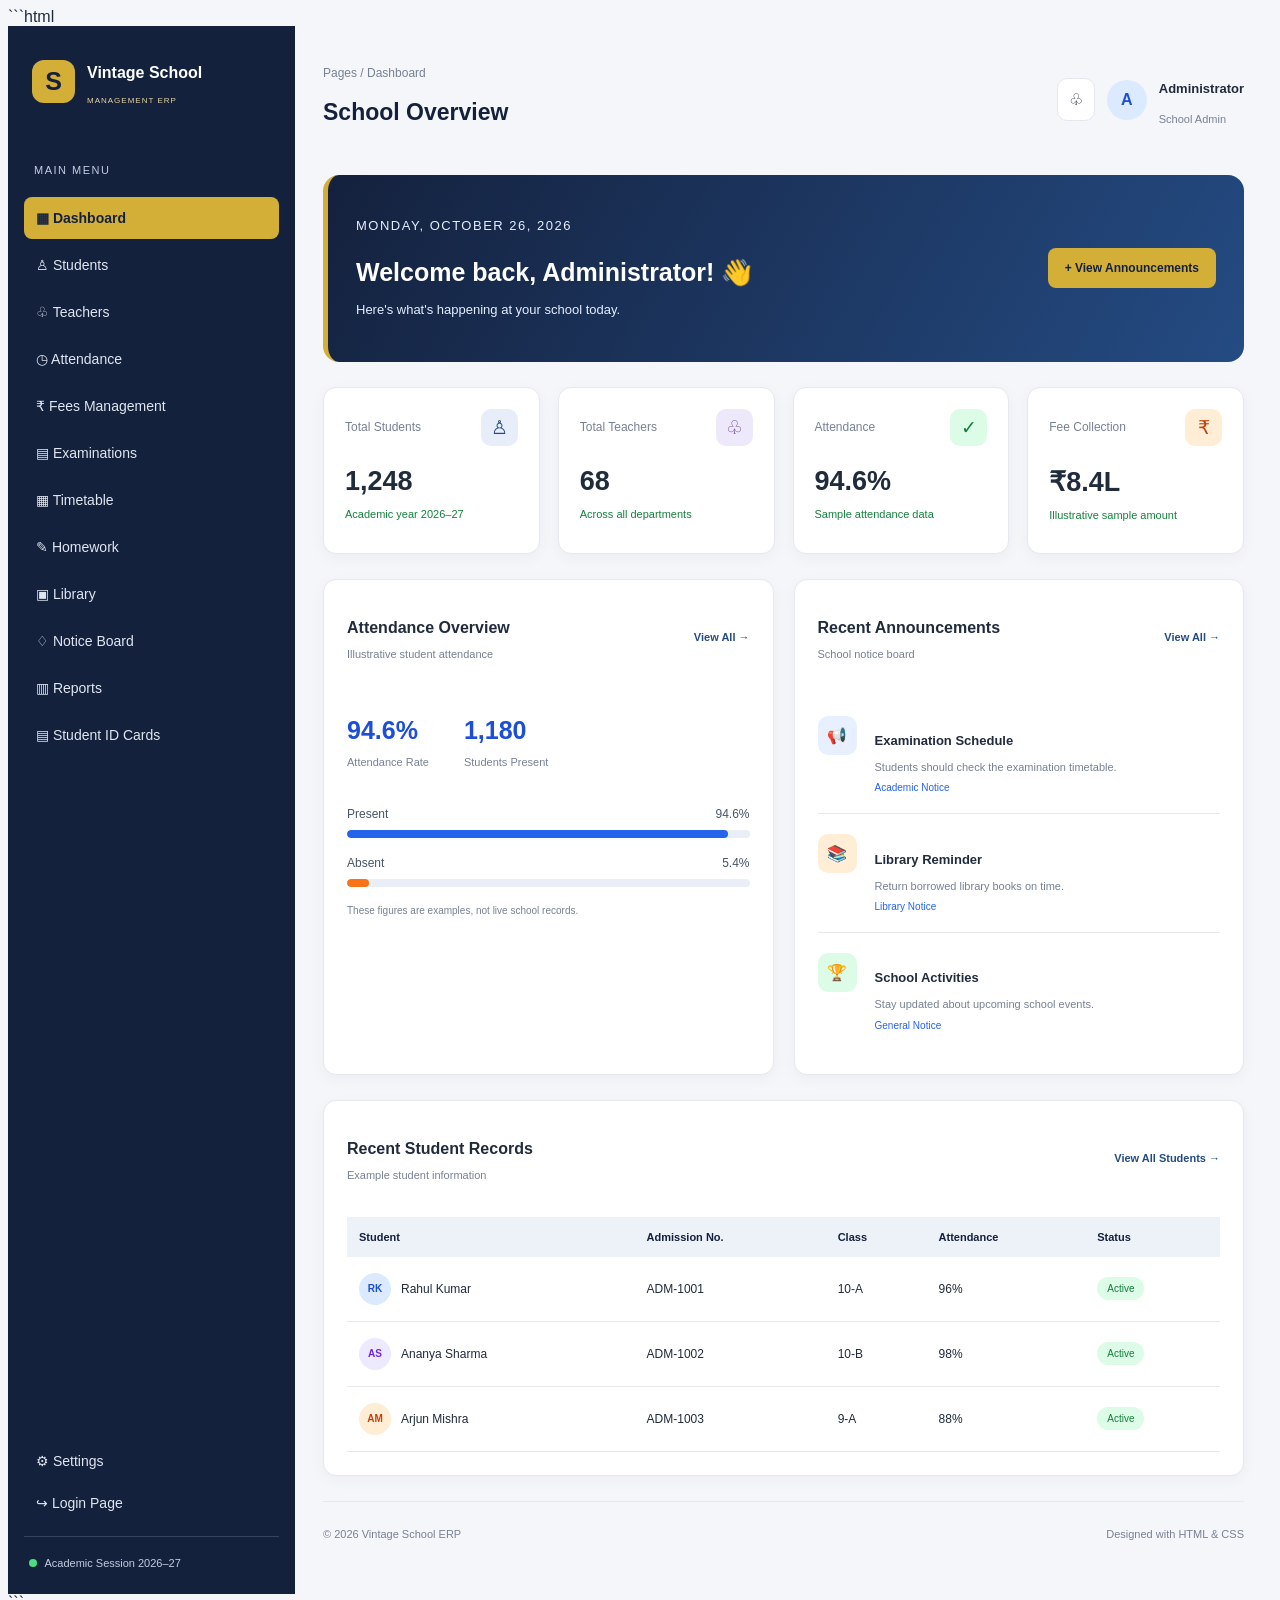
<file: index.html>
```html
<!DOCTYPE html>
<html lang="en">
<head>
    <meta charset="UTF-8">
    <meta name="viewport" content="width=device-width, initial-scale=1.0">

    <title>Vintage School | Dashboard</title>

    <link rel="stylesheet" href="style.css">
</head>

<body>

<div class="layout">

    <!-- SIDEBAR -->

    <aside class="sidebar">

        <div class="brand">
            <div class="brand-icon">S</div>

            <div>
                <h2>Vintage School</h2>
                <p>MANAGEMENT ERP</p>
            </div>
        </div>

        <p class="menu-title">MAIN MENU</p>

        <nav class="navigation">

            <a href="index.html" class="active">▦ Dashboard</a>

            <a href="students.html">♙ Students</a>

            <a href="teachers.html">♧ Teachers</a>

            <a href="attendance.html">◷ Attendance</a>

            <a href="fees.html">₹ Fees Management</a>

            <a href="examinations.html">▤ Examinations</a>

            <a href="timetable.html">▦ Timetable</a>

            <a href="homework.html">✎ Homework</a>

            <a href="library.html">▣ Library</a>

            <a href="notices.html">♢ Notice Board</a>

            <a href="reports.html">▥ Reports</a>

            <a href="id-cards.html">▤ Student ID Cards</a>

        </nav>

        <div class="sidebar-bottom">

            <a href="settings.html">⚙ Settings</a>

            <a href="login.html">↪ Login Page</a>

            <div class="school-status">
                <span class="status-dot"></span>
                Academic Session 2026–27
            </div>

        </div>

    </aside>


    <!-- MAIN CONTENT -->

    <main class="main-content">

        <!-- TOPBAR -->

        <header class="topbar">

            <div>
                <p class="breadcrumb">Pages / Dashboard</p>
                <h2>School Overview</h2>
            </div>

            <div class="profile">

                <div class="notification">♧</div>

                <div class="avatar">A</div>

                <div>
                    <h4>Administrator</h4>
                    <p>School Admin</p>
                </div>

            </div>

        </header>


        <!-- WELCOME SECTION -->

        <section class="welcome">

            <div>
                <p class="welcome-label">MONDAY, OCTOBER 26, 2026</p>

                <h1>Welcome back, Administrator! 👋</h1>

                <p>
                    Here's what's happening at your school today.
                </p>
            </div>

            <a href="notices.html" class="primary-button">
                + View Announcements
            </a>

        </section>


        <!-- STATISTICS -->

        <section class="stats-grid">

            <div class="stat-card">
                <div class="stat-top">
                    <span>Total Students</span>
                    <span class="stat-icon blue">♙</span>
                </div>

                <h2>1,248</h2>

                <p class="positive">Academic year 2026–27</p>
            </div>


            <div class="stat-card">
                <div class="stat-top">
                    <span>Total Teachers</span>
                    <span class="stat-icon purple">♧</span>
                </div>

                <h2>68</h2>

                <p class="positive">Across all departments</p>
            </div>


            <div class="stat-card">
                <div class="stat-top">
                    <span>Attendance</span>
                    <span class="stat-icon green">✓</span>
                </div>

                <h2>94.6%</h2>

                <p class="positive">Sample attendance data</p>
            </div>


            <div class="stat-card">
                <div class="stat-top">
                    <span>Fee Collection</span>
                    <span class="stat-icon orange">₹</span>
                </div>

                <h2>₹8.4L</h2>

                <p class="positive">Illustrative sample amount</p>
            </div>

        </section>


        <!-- MAIN DASHBOARD GRID -->

        <section class="dashboard-grid">

            <!-- ATTENDANCE -->

            <div class="panel attendance-panel">

                <div class="panel-heading">
                    <div>
                        <h3>Attendance Overview</h3>
                        <p>Illustrative student attendance</p>
                    </div>

                    <a href="attendance.html">View All →</a>
                </div>

                <div class="attendance-summary">

                    <div class="attendance-number">
                        <h2>94.6%</h2>
                        <p>Attendance Rate</p>
                    </div>

                    <div class="attendance-number">
                        <h2>1,180</h2>
                        <p>Students Present</p>
                    </div>

                </div>

                <div class="progress-label">
                    <span>Present</span>
                    <span>94.6%</span>
                </div>

                <div class="progress-bar">
                    <div class="progress-fill" style="width:94.6%"></div>
                </div>

                <div class="progress-label">
                    <span>Absent</span>
                    <span>5.4%</span>
                </div>

                <div class="progress-bar">
                    <div class="progress-fill absent-fill"
                         style="width:5.4%"></div>
                </div>

                <p class="small-note">
                    These figures are examples, not live school records.
                </p>

            </div>


            <!-- NOTICES -->

            <div class="panel notices-panel">

                <div class="panel-heading">
                    <div>
                        <h3>Recent Announcements</h3>
                        <p>School notice board</p>
                    </div>

                    <a href="notices.html">View All →</a>
                </div>

                <div class="notice-item">

                    <div class="notice-icon blue">📢</div>

                    <div>
                        <h4>Examination Schedule</h4>

                        <p>
                            Students should check the examination timetable.
                        </p>

                        <span>Academic Notice</span>
                    </div>

                </div>


                <div class="notice-item">

                    <div class="notice-icon orange">📚</div>

                    <div>
                        <h4>Library Reminder</h4>

                        <p>
                            Return borrowed library books on time.
                        </p>

                        <span>Library Notice</span>
                    </div>

                </div>


                <div class="notice-item">

                    <div class="notice-icon green">🏆</div>

                    <div>
                        <h4>School Activities</h4>

                        <p>
                            Stay updated about upcoming school events.
                        </p>

                        <span>General Notice</span>
                    </div>

                </div>

            </div>

        </section>


        <!-- STUDENT TABLE -->

        <section class="panel students-panel">

            <div class="panel-heading">

                <div>
                    <h3>Recent Student Records</h3>
                    <p>Example student information</p>
                </div>

                <a href="students.html">View All Students →</a>

            </div>

            <div class="table-wrapper">

                <table>

                    <thead>

                        <tr>
                            <th>Student</th>
                            <th>Admission No.</th>
                            <th>Class</th>
                            <th>Attendance</th>
                            <th>Status</th>
                        </tr>

                    </thead>

                    <tbody>

                        <tr>
                            <td>
                                <div class="student-name">
                                    <span class="student-avatar">RK</span>
                                    Rahul Kumar
                                </div>
                            </td>

                            <td>ADM-1001</td>

                            <td>10-A</td>

                            <td>96%</td>

                            <td><span class="badge present">Active</span></td>
                        </tr>


                        <tr>
                            <td>
                                <div class="student-name">
                                    <span class="student-avatar purple">AS</span>
                                    Ananya Sharma
                                </div>
                            </td>

                            <td>ADM-1002</td>

                            <td>10-B</td>

                            <td>98%</td>

                            <td><span class="badge present">Active</span></td>
                        </tr>


                        <tr>
                            <td>
                                <div class="student-name">
                                    <span class="student-avatar orange">AM</span>
                                    Arjun Mishra
                                </div>
                            </td>

                            <td>ADM-1003</td>

                            <td>9-A</td>

                            <td>88%</td>

                            <td><span class="badge present">Active</span></td>
                        </tr>

                    </tbody>

                </table>

            </div>

        </section>


        <!-- FOOTER -->

        <footer>

            <p>© 2026 Vintage School ERP</p>

            <p>Designed with HTML & CSS</p>

        </footer>

    </main>

</div>

</body>
</html>
```
</file>
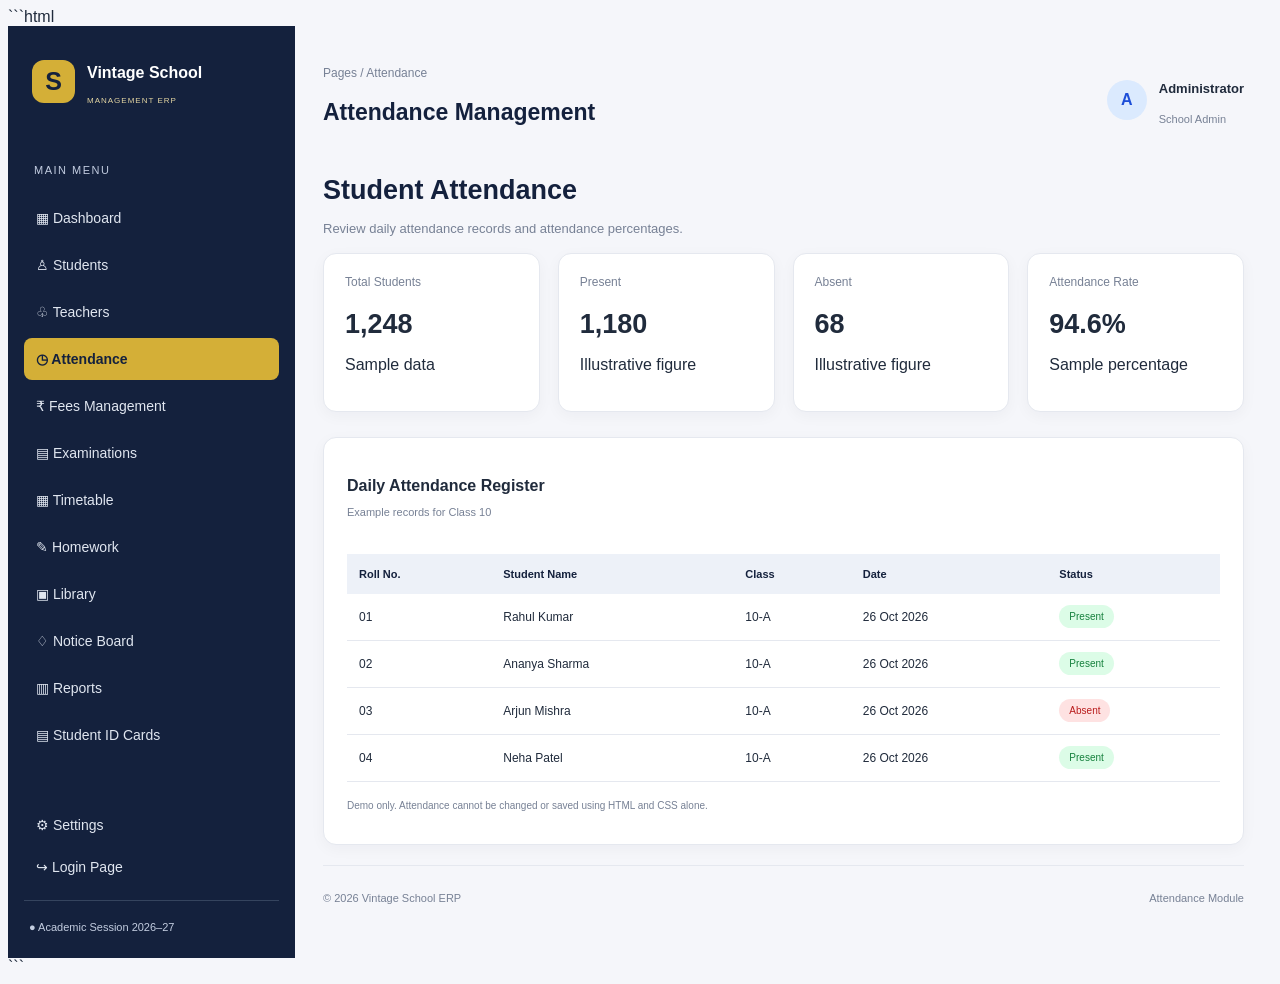
<file: attendance.html>
```html
<!DOCTYPE html>
<html lang="en">
<head>
    <meta charset="UTF-8">
    <meta name="viewport" content="width=device-width, initial-scale=1.0">
    <title>Attendance | Vintage School ERP</title>
    <link rel="stylesheet" href="style.css">
</head>
<body>
<div class="layout">
    <aside class="sidebar">
        <div class="brand"><div class="brand-icon">S</div><div><h2>Vintage School</h2><p>MANAGEMENT ERP</p></div></div>
        <p class="menu-title">MAIN MENU</p>
        <nav class="navigation">
            <a href="index.html">▦ Dashboard</a>
            <a href="students.html">♙ Students</a>
            <a href="teachers.html">♧ Teachers</a>
            <a href="attendance.html" class="active">◷ Attendance</a>
            <a href="fees.html">₹ Fees Management</a>
            <a href="examinations.html">▤ Examinations</a>
            <a href="timetable.html">▦ Timetable</a>
            <a href="homework.html">✎ Homework</a>
            <a href="library.html">▣ Library</a>
            <a href="notices.html">♢ Notice Board</a>
            <a href="reports.html">▥ Reports</a>
            <a href="id-cards.html">▤ Student ID Cards</a>
        </nav>
        <div class="sidebar-bottom"><a href="settings.html">⚙ Settings</a><a href="login.html">↪ Login Page</a><div class="school-status">● Academic Session 2026–27</div></div>
    </aside>

    <main class="main-content">
        <header class="topbar"><div><p class="breadcrumb">Pages / Attendance</p><h2>Attendance Management</h2></div><div class="profile"><div class="avatar">A</div><div><h4>Administrator</h4><p>School Admin</p></div></div></header>

        <section class="page-intro"><div><h1>Student Attendance</h1><p>Review daily attendance records and attendance percentages.</p></div></section>

        <section class="stats-grid">
            <div class="stat-card"><div class="stat-top">Total Students</div><h2>1,248</h2><p>Sample data</p></div>
            <div class="stat-card"><div class="stat-top">Present</div><h2>1,180</h2><p>Illustrative figure</p></div>
            <div class="stat-card"><div class="stat-top">Absent</div><h2>68</h2><p>Illustrative figure</p></div>
            <div class="stat-card"><div class="stat-top">Attendance Rate</div><h2>94.6%</h2><p>Sample percentage</p></div>
        </section>

        <section class="panel">
            <div class="panel-heading"><div><h3>Daily Attendance Register</h3><p>Example records for Class 10</p></div></div>
            <div class="table-wrapper">
                <table>
                    <thead><tr><th>Roll No.</th><th>Student Name</th><th>Class</th><th>Date</th><th>Status</th></tr></thead>
                    <tbody>
                        <tr><td>01</td><td>Rahul Kumar</td><td>10-A</td><td>26 Oct 2026</td><td><span class="badge present">Present</span></td></tr>
                        <tr><td>02</td><td>Ananya Sharma</td><td>10-A</td><td>26 Oct 2026</td><td><span class="badge present">Present</span></td></tr>
                        <tr><td>03</td><td>Arjun Mishra</td><td>10-A</td><td>26 Oct 2026</td><td><span class="badge absent">Absent</span></td></tr>
                        <tr><td>04</td><td>Neha Patel</td><td>10-A</td><td>26 Oct 2026</td><td><span class="badge present">Present</span></td></tr>
                    </tbody>
                </table>
            </div>
            <p class="small-note">Demo only. Attendance cannot be changed or saved using HTML and CSS alone.</p>
        </section>

        <footer><p>© 2026 Vintage School ERP</p><p>Attendance Module</p></footer>
    </main>
</div>
</body>
</html>
```
</file>
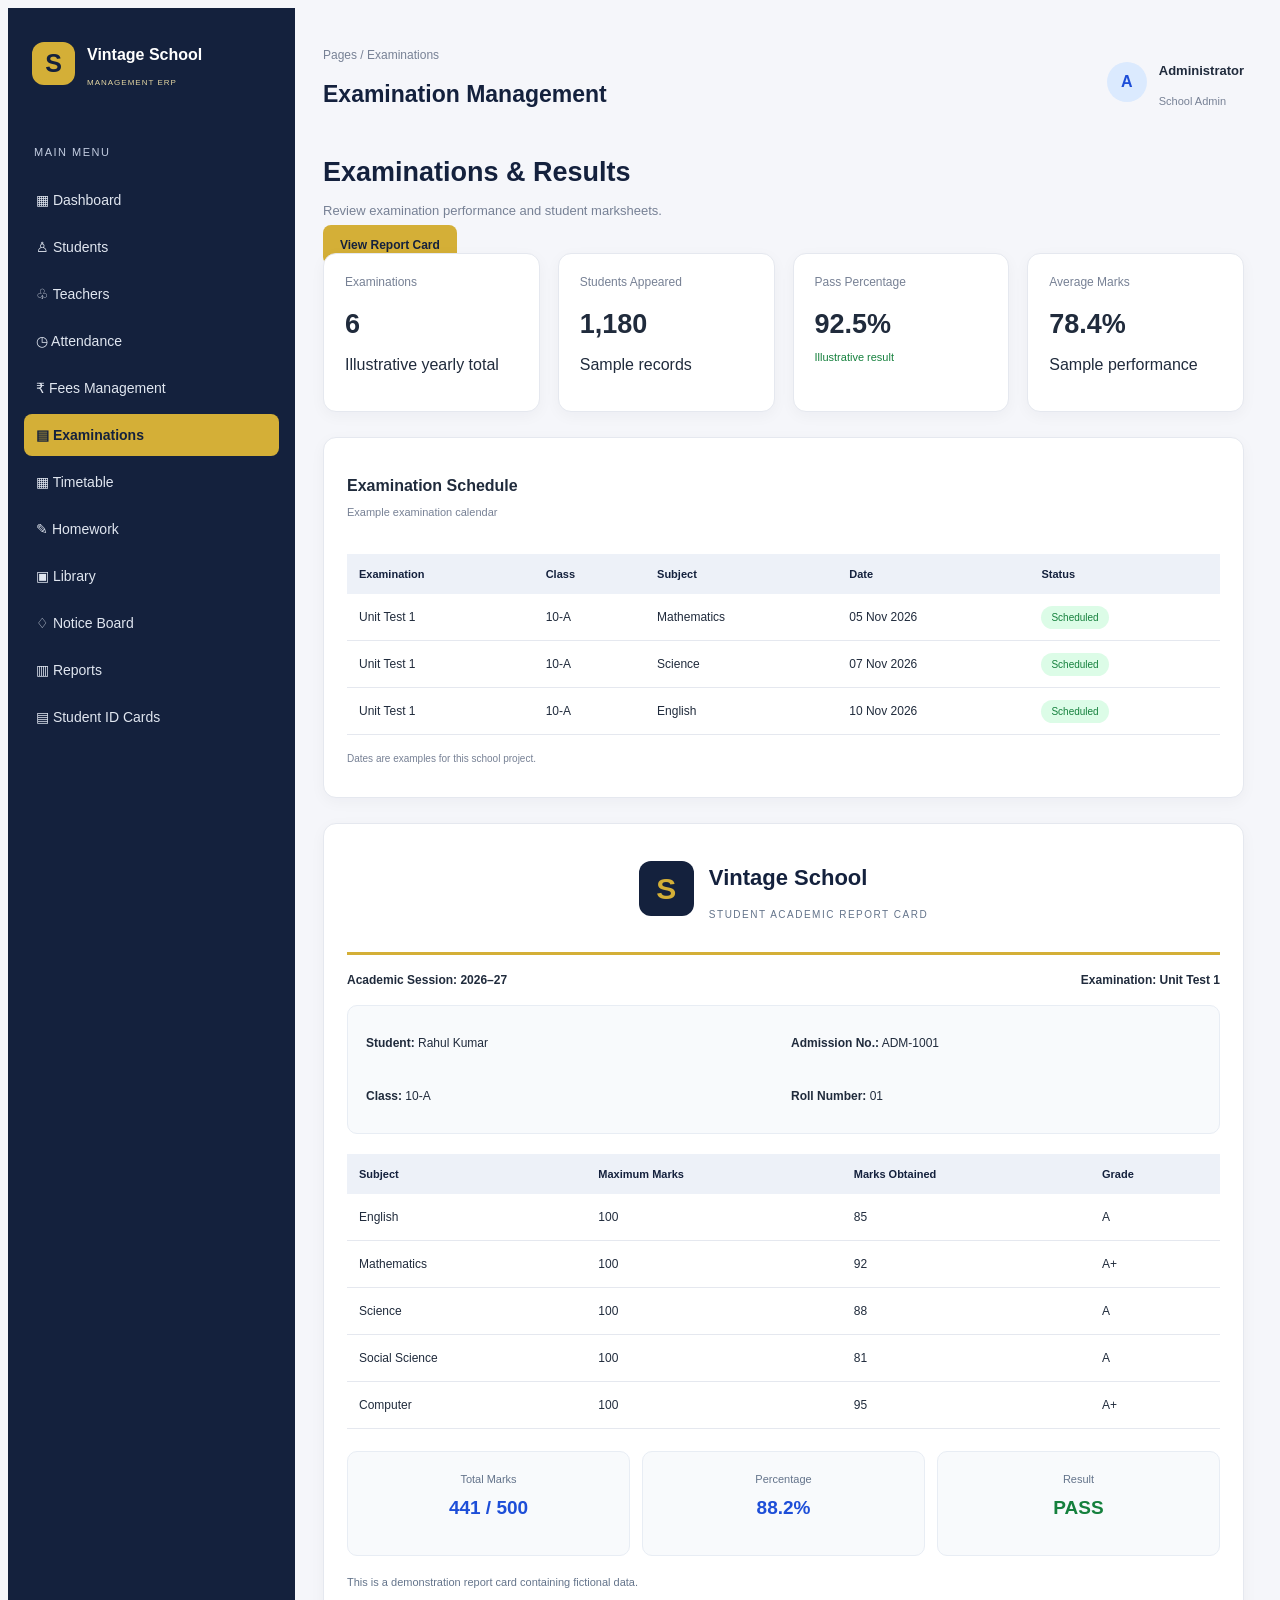
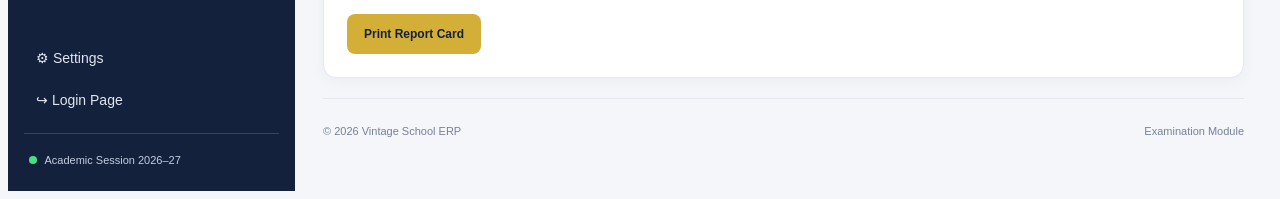
<file: examinations.html>
<!DOCTYPE html>
<html lang="en">
<head>
    <meta charset="UTF-8">
    <meta name="viewport" content="width=device-width, initial-scale=1.0">
    <title>Examinations | Vintage School ERP</title>
    <link rel="stylesheet" href="style.css">
</head>
<body>

<div class="layout">

    <aside class="sidebar">
        <div class="brand">
            <div class="brand-icon">S</div>
            <div>
                <h2>Vintage School</h2>
                <p>MANAGEMENT ERP</p>
            </div>
        </div>

        <p class="menu-title">MAIN MENU</p>

        <nav class="navigation">
            <a href="index.html">▦ Dashboard</a>
            <a href="students.html">♙ Students</a>
            <a href="teachers.html">♧ Teachers</a>
            <a href="attendance.html">◷ Attendance</a>
            <a href="fees.html">₹ Fees Management</a>
            <a href="examinations.html" class="active">▤ Examinations</a>
            <a href="timetable.html">▦ Timetable</a>
            <a href="homework.html">✎ Homework</a>
            <a href="library.html">▣ Library</a>
            <a href="notices.html">♢ Notice Board</a>
            <a href="reports.html">▥ Reports</a>
            <a href="id-cards.html">▤ Student ID Cards</a>
        </nav>

        <div class="sidebar-bottom">
            <a href="settings.html">⚙ Settings</a>
            <a href="login.html">↪ Login Page</a>
            <div class="school-status">
                <span class="status-dot"></span>
                Academic Session 2026–27
            </div>
        </div>
    </aside>

    <main class="main-content">

        <header class="topbar">
            <div>
                <p class="breadcrumb">Pages / Examinations</p>
                <h2>Examination Management</h2>
            </div>
            <div class="profile">
                <div class="avatar">A</div>
                <div>
                    <h4>Administrator</h4>
                    <p>School Admin</p>
                </div>
            </div>
        </header>

        <section class="page-intro">
            <div>
                <h1>Examinations & Results</h1>
                <p>Review examination performance and student marksheets.</p>
            </div>
            <a href="#marksheet" class="primary-button">View Report Card</a>
        </section>

        <!-- STATISTICS -->

        <section class="stats-grid">
            <div class="stat-card">
                <div class="stat-top">Examinations</div>
                <h2>6</h2>
                <p>Illustrative yearly total</p>
            </div>

            <div class="stat-card">
                <div class="stat-top">Students Appeared</div>
                <h2>1,180</h2>
                <p>Sample records</p>
            </div>

            <div class="stat-card">
                <div class="stat-top">Pass Percentage</div>
                <h2>92.5%</h2>
                <p class="positive">Illustrative result</p>
            </div>

            <div class="stat-card">
                <div class="stat-top">Average Marks</div>
                <h2>78.4%</h2>
                <p>Sample performance</p>
            </div>
        </section>

        <!-- EXAMINATION SCHEDULE -->

        <section class="panel">
            <div class="panel-heading">
                <div>
                    <h3>Examination Schedule</h3>
                    <p>Example examination calendar</p>
                </div>
            </div>

            <div class="table-wrapper">
                <table>
                    <thead>
                        <tr>
                            <th>Examination</th>
                            <th>Class</th>
                            <th>Subject</th>
                            <th>Date</th>
                            <th>Status</th>
                        </tr>
                    </thead>
                    <tbody>
                        <tr>
                            <td>Unit Test 1</td>
                            <td>10-A</td>
                            <td>Mathematics</td>
                            <td>05 Nov 2026</td>
                            <td><span class="badge present">Scheduled</span></td>
                        </tr>
                        <tr>
                            <td>Unit Test 1</td>
                            <td>10-A</td>
                            <td>Science</td>
                            <td>07 Nov 2026</td>
                            <td><span class="badge present">Scheduled</span></td>
                        </tr>
                        <tr>
                            <td>Unit Test 1</td>
                            <td>10-A</td>
                            <td>English</td>
                            <td>10 Nov 2026</td>
                            <td><span class="badge present">Scheduled</span></td>
                        </tr>
                    </tbody>
                </table>
            </div>
            <p class="small-note">Dates are examples for this school project.</p>
        </section>

        <!-- MARKSHEET -->

        <section class="panel report-panel" id="marksheet">

            <div class="report-heading">
                <div class="report-logo">S</div>
                <div>
                    <h2>Vintage School</h2>
                    <p>STUDENT ACADEMIC REPORT CARD</p>
                </div>
            </div>

            <div class="report-session">
                <span>Academic Session: 2026–27</span>
                <span>Examination: Unit Test 1</span>
            </div>

            <div class="report-student-info">
                <p><strong>Student:</strong> Rahul Kumar</p>
                <p><strong>Admission No.:</strong> ADM-1001</p>
                <p><strong>Class:</strong> 10-A</p>
                <p><strong>Roll Number:</strong> 01</p>
            </div>

            <div class="table-wrapper">
                <table>
                    <thead>
                        <tr>
                            <th>Subject</th>
                            <th>Maximum Marks</th>
                            <th>Marks Obtained</th>
                            <th>Grade</th>
                        </tr>
                    </thead>
                    <tbody>
                        <tr>
                            <td>English</td>
                            <td>100</td>
                            <td>85</td>
                            <td>A</td>
                        </tr>
                        <tr>
                            <td>Mathematics</td>
                            <td>100</td>
                            <td>92</td>
                            <td>A+</td>
                        </tr>
                        <tr>
                            <td>Science</td>
                            <td>100</td>
                            <td>88</td>
                            <td>A</td>
                        </tr>
                        <tr>
                            <td>Social Science</td>
                            <td>100</td>
                            <td>81</td>
                            <td>A</td>
                        </tr>
                        <tr>
                            <td>Computer</td>
                            <td>100</td>
                            <td>95</td>
                            <td>A+</td>
                        </tr>
                    </tbody>
                </table>
            </div>

            <div class="report-summary">
                <div>
                    <span>Total Marks</span>
                    <h3>441 / 500</h3>
                </div>
                <div>
                    <span>Percentage</span>
                    <h3>88.2%</h3>
                </div>
                <div>
                    <span>Result</span>
                    <h3 class="result-pass">PASS</h3>
                </div>
            </div>

            <p class="report-note">
                This is a demonstration report card containing fictional data.
            </p>

            <button class="primary-button print-button"
                    type="button"
                    onclick="window.print()">
                Print Report Card
            </button>

        </section>

        <footer>
            <p>© 2026 Vintage School ERP</p>
            <p>Examination Module</p>
        </footer>

    </main>
</div>
</body>
</html>
</file>
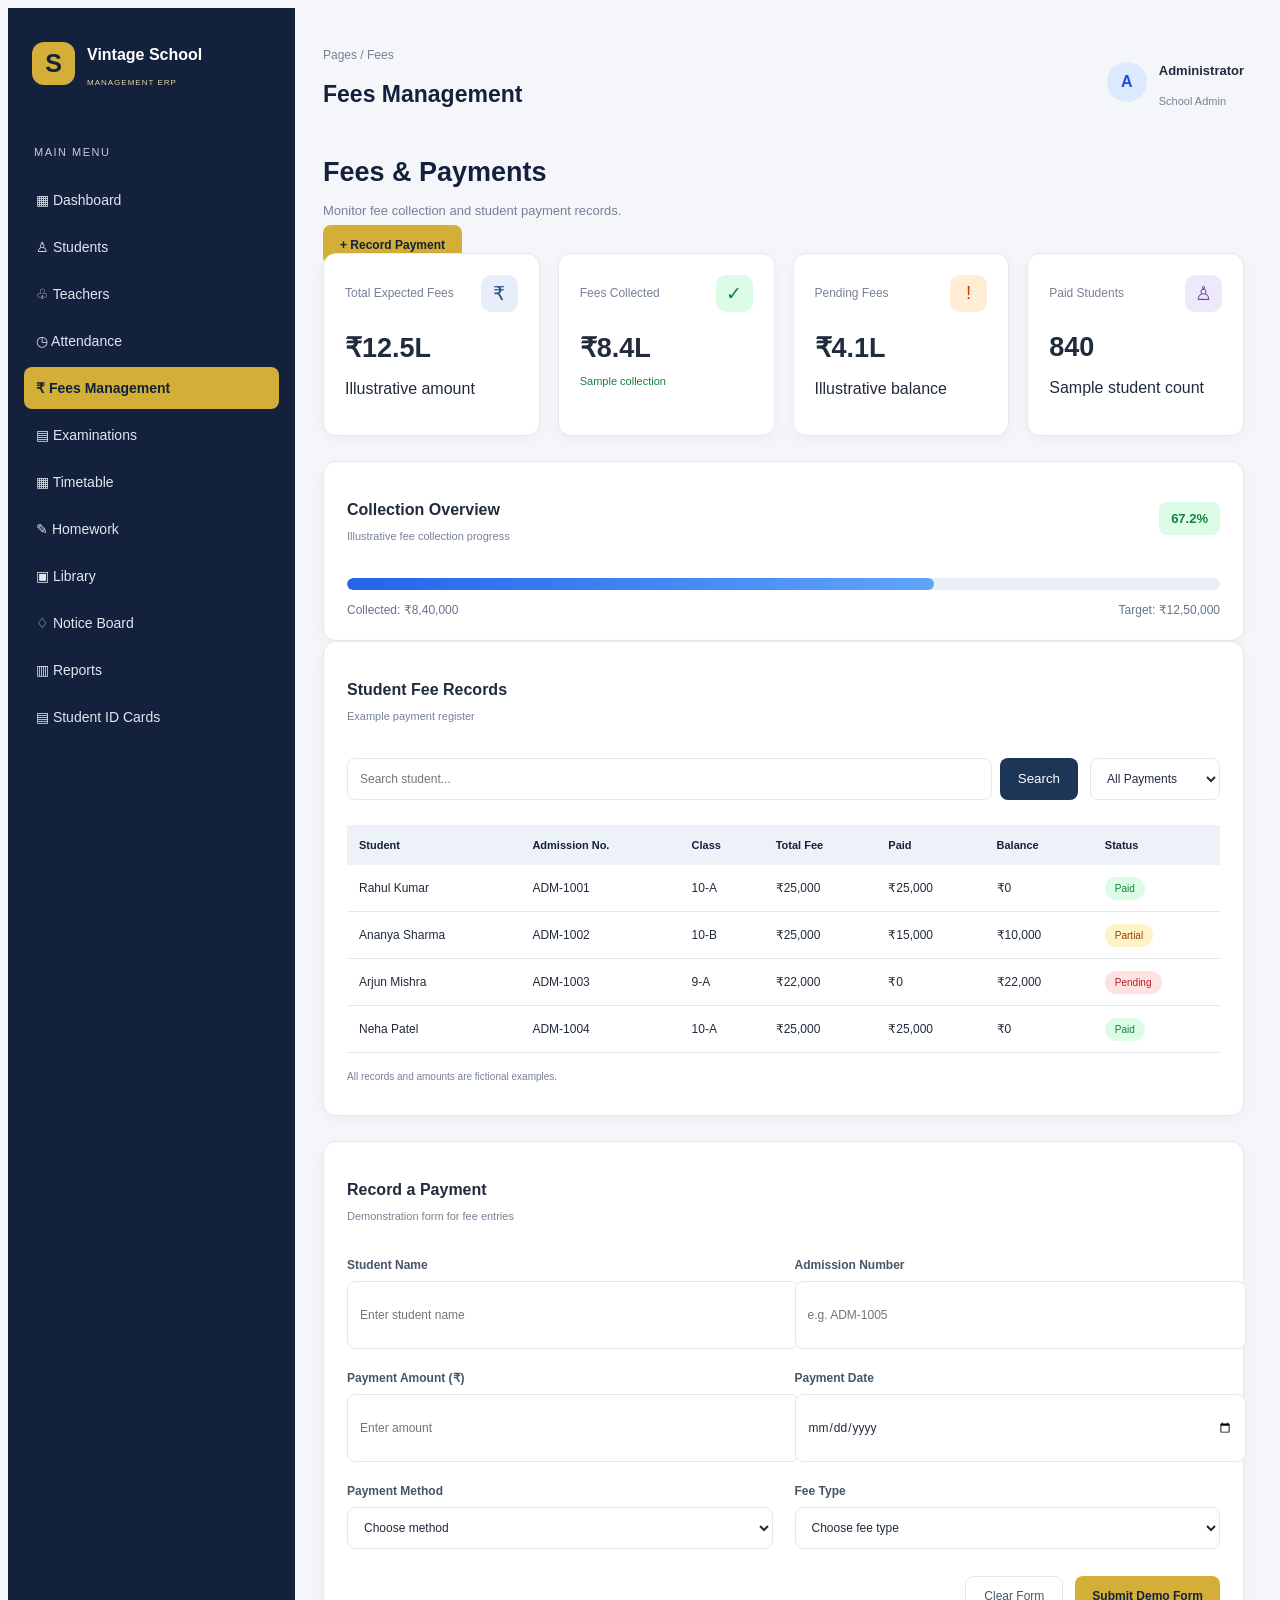
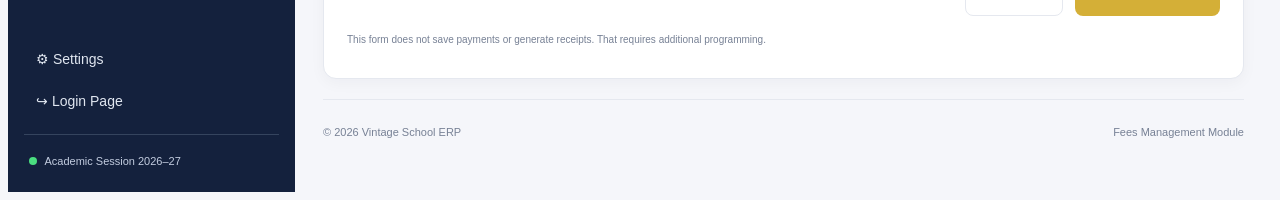
<file: fees.html>
<!DOCTYPE html>
<html lang="en">
<head>
    <meta charset="UTF-8">
    <meta name="viewport" content="width=device-width, initial-scale=1.0">
    <title>Fees Management | Vintage School ERP</title>
    <link rel="stylesheet" href="style.css">
</head>
<body>

<div class="layout">

    <!-- SIDEBAR -->
    <aside class="sidebar">
        <div class="brand">
            <div class="brand-icon">S</div>
            <div>
                <h2>Vintage School</h2>
                <p>MANAGEMENT ERP</p>
            </div>
        </div>

        <p class="menu-title">MAIN MENU</p>

        <nav class="navigation">
            <a href="index.html">▦ Dashboard</a>
            <a href="students.html">♙ Students</a>
            <a href="teachers.html">♧ Teachers</a>
            <a href="attendance.html">◷ Attendance</a>
            <a href="fees.html" class="active">₹ Fees Management</a>
            <a href="examinations.html">▤ Examinations</a>
            <a href="timetable.html">▦ Timetable</a>
            <a href="homework.html">✎ Homework</a>
            <a href="library.html">▣ Library</a>
            <a href="notices.html">♢ Notice Board</a>
            <a href="reports.html">▥ Reports</a>
            <a href="id-cards.html">▤ Student ID Cards</a>
        </nav>

        <div class="sidebar-bottom">
            <a href="settings.html">⚙ Settings</a>
            <a href="login.html">↪ Login Page</a>
            <div class="school-status">
                <span class="status-dot"></span>
                Academic Session 2026–27
            </div>
        </div>
    </aside>

    <!-- MAIN CONTENT -->
    <main class="main-content">

        <header class="topbar">
            <div>
                <p class="breadcrumb">Pages / Fees</p>
                <h2>Fees Management</h2>
            </div>

            <div class="profile">
                <div class="avatar">A</div>
                <div>
                    <h4>Administrator</h4>
                    <p>School Admin</p>
                </div>
            </div>
        </header>

        <section class="page-intro">
            <div>
                <h1>Fees & Payments</h1>
                <p>Monitor fee collection and student payment records.</p>
            </div>
            <a href="#record-payment" class="primary-button">
                + Record Payment
            </a>
        </section>

        <!-- STATISTICS -->
        <section class="stats-grid">

            <div class="stat-card">
                <div class="stat-top">
                    Total Expected Fees
                    <span class="stat-icon blue">₹</span>
                </div>
                <h2>₹12.5L</h2>
                <p>Illustrative amount</p>
            </div>

            <div class="stat-card">
                <div class="stat-top">
                    Fees Collected
                    <span class="stat-icon green">✓</span>
                </div>
                <h2>₹8.4L</h2>
                <p class="positive">Sample collection</p>
            </div>

            <div class="stat-card">
                <div class="stat-top">
                    Pending Fees
                    <span class="stat-icon orange">!</span>
                </div>
                <h2>₹4.1L</h2>
                <p>Illustrative balance</p>
            </div>

            <div class="stat-card">
                <div class="stat-top">
                    Paid Students
                    <span class="stat-icon purple">♙</span>
                </div>
                <h2>840</h2>
                <p>Sample student count</p>
            </div>

        </section>

        <!-- COLLECTION OVERVIEW -->
        <section class="panel fee-overview">
            <div class="panel-heading">
                <div>
                    <h3>Collection Overview</h3>
                    <p>Illustrative fee collection progress</p>
                </div>
                <span class="fee-percentage">67.2%</span>
            </div>

            <div class="fee-progress">
                <div class="fee-progress-fill"></div>
            </div>

            <div class="fee-progress-labels">
                <span>Collected: ₹8,40,000</span>
                <span>Target: ₹12,50,000</span>
            </div>
        </section>

        <!-- FEE RECORDS -->
        <section class="panel">
            <div class="panel-heading">
                <div>
                    <h3>Student Fee Records</h3>
                    <p>Example payment register</p>
                </div>
            </div>

            <div class="student-tools">
                <form class="search-box" action="#fee-records">
                    <input type="search"
                           placeholder="Search student..."
                           aria-label="Search student">
                    <button type="submit">Search</button>
                </form>

                <select aria-label="Filter payment status">
                    <option>All Payments</option>
                    <option>Paid</option>
                    <option>Pending</option>
                    <option>Partial</option>
                </select>
            </div>

            <div class="table-wrapper" id="fee-records">
                <table>
                    <thead>
                        <tr>
                            <th>Student</th>
                            <th>Admission No.</th>
                            <th>Class</th>
                            <th>Total Fee</th>
                            <th>Paid</th>
                            <th>Balance</th>
                            <th>Status</th>
                        </tr>
                    </thead>

                    <tbody>
                        <tr>
                            <td>Rahul Kumar</td>
                            <td>ADM-1001</td>
                            <td>10-A</td>
                            <td>₹25,000</td>
                            <td>₹25,000</td>
                            <td>₹0</td>
                            <td><span class="badge present">Paid</span></td>
                        </tr>

                        <tr>
                            <td>Ananya Sharma</td>
                            <td>ADM-1002</td>
                            <td>10-B</td>
                            <td>₹25,000</td>
                            <td>₹15,000</td>
                            <td>₹10,000</td>
                            <td><span class="badge partial">Partial</span></td>
                        </tr>

                        <tr>
                            <td>Arjun Mishra</td>
                            <td>ADM-1003</td>
                            <td>9-A</td>
                            <td>₹22,000</td>
                            <td>₹0</td>
                            <td>₹22,000</td>
                            <td><span class="badge absent">Pending</span></td>
                        </tr>

                        <tr>
                            <td>Neha Patel</td>
                            <td>ADM-1004</td>
                            <td>10-A</td>
                            <td>₹25,000</td>
                            <td>₹25,000</td>
                            <td>₹0</td>
                            <td><span class="badge present">Paid</span></td>
                        </tr>
                    </tbody>
                </table>
            </div>

            <p class="small-note">
                All records and amounts are fictional examples.
            </p>
        </section>

        <!-- PAYMENT FORM -->
        <section class="panel add-student-panel" id="record-payment">

            <div class="panel-heading">
                <div>
                    <h3>Record a Payment</h3>
                    <p>Demonstration form for fee entries</p>
                </div>
            </div>

            <form class="student-form" action="#record-payment">

                <div class="form-field">
                    <label for="fee-student">Student Name</label>
                    <input id="fee-student" type="text"
                           placeholder="Enter student name" required>
                </div>

                <div class="form-field">
                    <label for="fee-admission">Admission Number</label>
                    <input id="fee-admission" type="text"
                           placeholder="e.g. ADM-1005" required>
                </div>

                <div class="form-field">
                    <label for="fee-amount">Payment Amount (₹)</label>
                    <input id="fee-amount" type="number"
                           min="1" placeholder="Enter amount" required>
                </div>

                <div class="form-field">
                    <label for="fee-date">Payment Date</label>
                    <input id="fee-date" type="date" required>
                </div>

                <div class="form-field">
                    <label for="fee-method">Payment Method</label>
                    <select id="fee-method" required>
                        <option value="">Choose method</option>
                        <option>Cash</option>
                        <option>Bank Transfer</option>
                        <option>UPI</option>
                        <option>Cheque</option>
                    </select>
                </div>

                <div class="form-field">
                    <label for="fee-type">Fee Type</label>
                    <select id="fee-type" required>
                        <option value="">Choose fee type</option>
                        <option>Tuition Fee</option>
                        <option>Transport Fee</option>
                        <option>Examination Fee</option>
                        <option>Library Fee</option>
                    </select>
                </div>

                <div class="form-actions">
                    <button type="reset" class="secondary-button">
                        Clear Form
                    </button>

                    <button type="submit" class="primary-button">
                        Submit Demo Form
                    </button>
                </div>

            </form>

            <p class="small-note">
                This form does not save payments or generate receipts.
                That requires additional programming.
            </p>
        </section>

        <footer>
            <p>© 2026 Vintage School ERP</p>
            <p>Fees Management Module</p>
        </footer>

    </main>
</div>

</body>
</html>
</file>
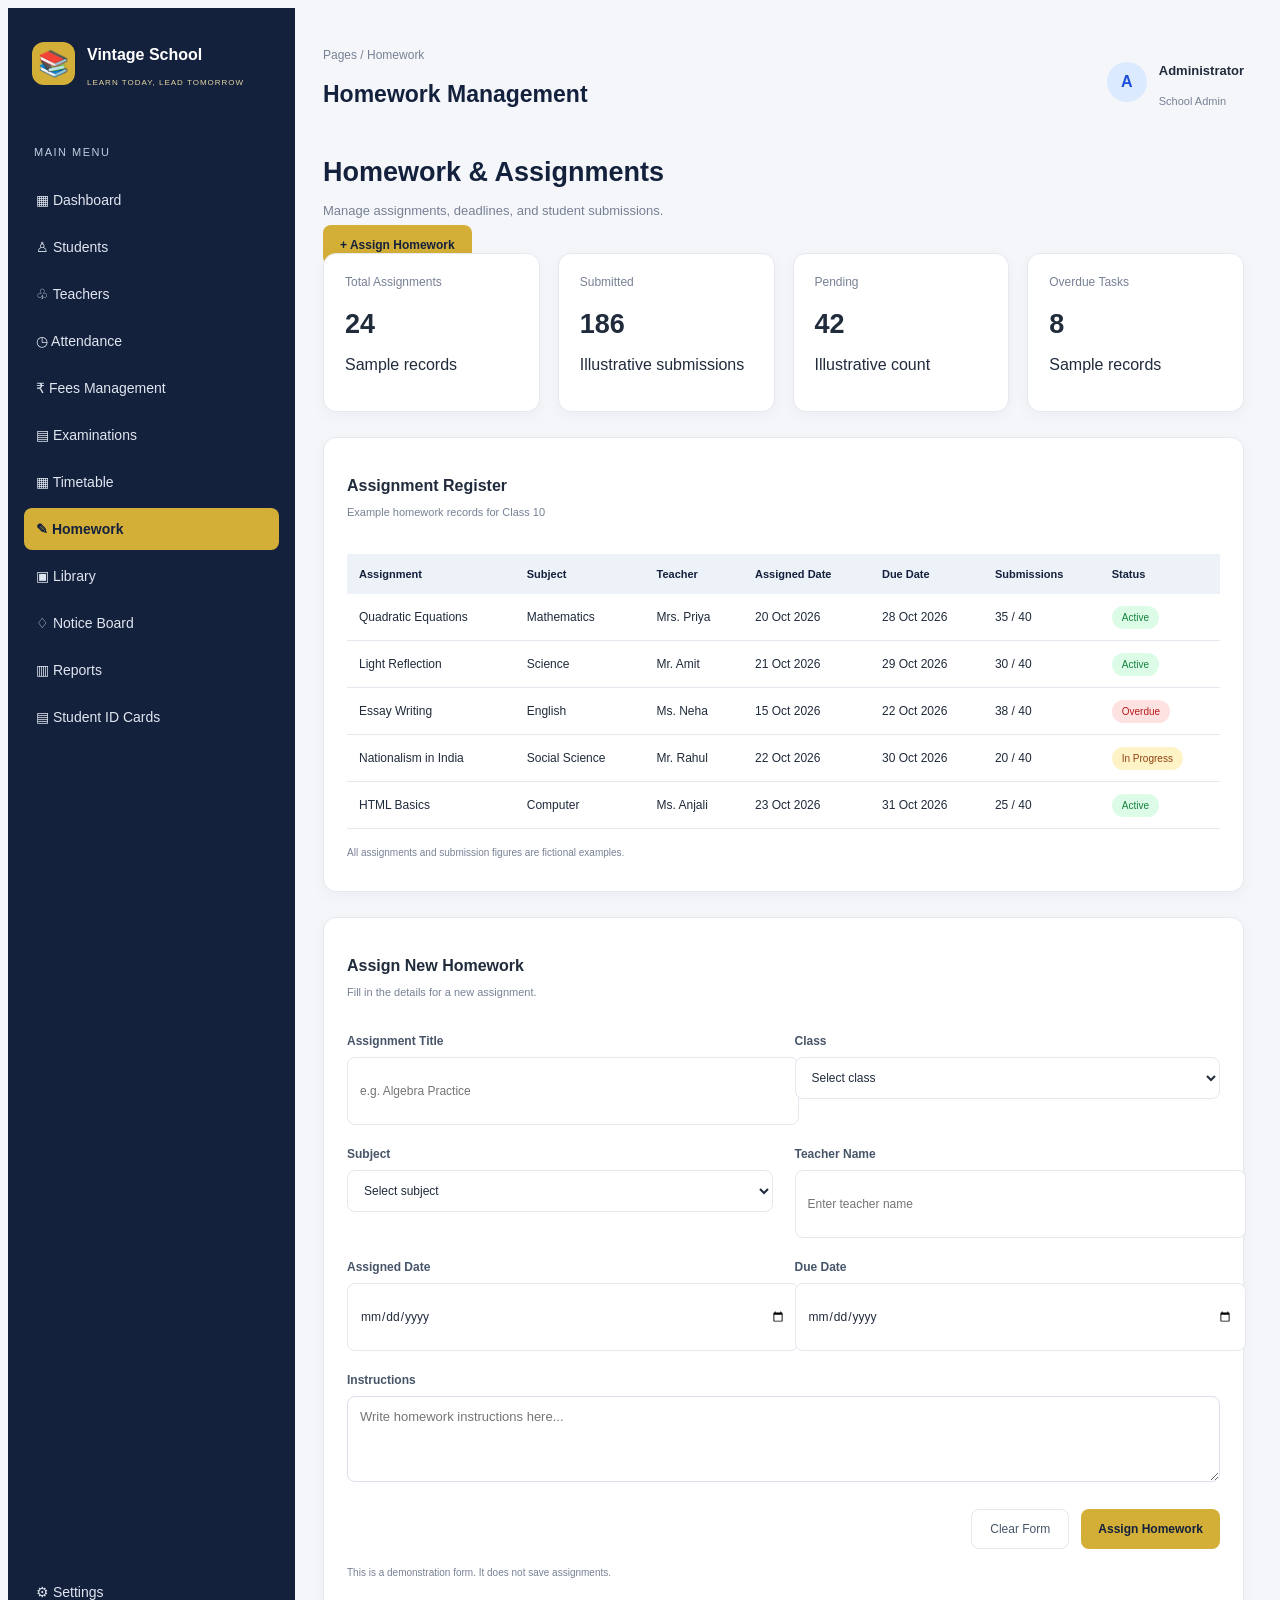
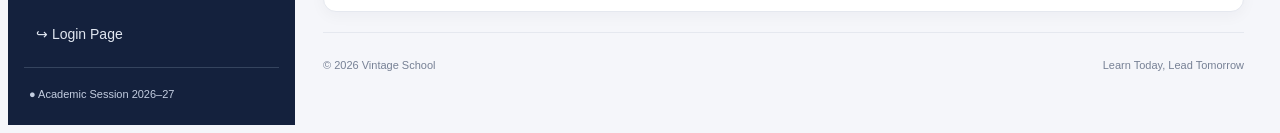
<file: homework.html>
<!DOCTYPE html>
<html lang="en">
<head>
    <meta charset="UTF-8">
    <meta name="viewport" content="width=device-width, initial-scale=1.0">
    <title>Homework | Vintage School</title>
    <link rel="stylesheet" href="style.css">
</head>
<body>

<div class="layout">

    <!-- SIDEBAR -->
    <aside class="sidebar">
        <div class="brand">
            <div class="brand-icon">📚</div>
            <div>
                <h2>Vintage School</h2>
                <p>LEARN TODAY, LEAD TOMORROW</p>
            </div>
        </div>

        <p class="menu-title">MAIN MENU</p>

        <nav class="navigation">
            <a href="index.html">▦ Dashboard</a>
            <a href="students.html">♙ Students</a>
            <a href="teachers.html">♧ Teachers</a>
            <a href="attendance.html">◷ Attendance</a>
            <a href="fees.html">₹ Fees Management</a>
            <a href="examinations.html">▤ Examinations</a>
            <a href="timetable.html">▦ Timetable</a>
            <a href="homework.html" class="active">✎ Homework</a>
            <a href="library.html">▣ Library</a>
            <a href="notices.html">♢ Notice Board</a>
            <a href="reports.html">▥ Reports</a>
            <a href="id-cards.html">▤ Student ID Cards</a>
        </nav>

        <div class="sidebar-bottom">
            <a href="settings.html">⚙ Settings</a>
            <a href="login.html">↪ Login Page</a>
            <div class="school-status">
                ● Academic Session 2026–27
            </div>
        </div>
    </aside>

    <!-- MAIN CONTENT -->
    <main class="main-content">

        <header class="topbar">
            <div>
                <p class="breadcrumb">Pages / Homework</p>
                <h2>Homework Management</h2>
            </div>

            <div class="profile">
                <div class="avatar">A</div>
                <div>
                    <h4>Administrator</h4>
                    <p>School Admin</p>
                </div>
            </div>
        </header>

        <section class="page-intro">
            <div>
                <h1>Homework & Assignments</h1>
                <p>Manage assignments, deadlines, and student submissions.</p>
            </div>
            <a href="#add-homework" class="primary-button">
                + Assign Homework
            </a>
        </section>

        <!-- SUMMARY CARDS -->
        <section class="stats-grid">

            <div class="stat-card">
                <div class="stat-top">Total Assignments</div>
                <h2>24</h2>
                <p>Sample records</p>
            </div>

            <div class="stat-card">
                <div class="stat-top">Submitted</div>
                <h2>186</h2>
                <p>Illustrative submissions</p>
            </div>

            <div class="stat-card">
                <div class="stat-top">Pending</div>
                <h2>42</h2>
                <p>Illustrative count</p>
            </div>

            <div class="stat-card">
                <div class="stat-top">Overdue Tasks</div>
                <h2>8</h2>
                <p>Sample records</p>
            </div>

        </section>

        <!-- HOMEWORK TABLE -->
        <section class="panel">

            <div class="panel-heading">
                <div>
                    <h3>Assignment Register</h3>
                    <p>Example homework records for Class 10</p>
                </div>
            </div>

            <div class="table-wrapper">
                <table>
                    <thead>
                        <tr>
                            <th>Assignment</th>
                            <th>Subject</th>
                            <th>Teacher</th>
                            <th>Assigned Date</th>
                            <th>Due Date</th>
                            <th>Submissions</th>
                            <th>Status</th>
                        </tr>
                    </thead>

                    <tbody>
                        <tr>
                            <td>Quadratic Equations</td>
                            <td>Mathematics</td>
                            <td>Mrs. Priya</td>
                            <td>20 Oct 2026</td>
                            <td>28 Oct 2026</td>
                            <td>35 / 40</td>
                            <td><span class="badge present">Active</span></td>
                        </tr>

                        <tr>
                            <td>Light Reflection</td>
                            <td>Science</td>
                            <td>Mr. Amit</td>
                            <td>21 Oct 2026</td>
                            <td>29 Oct 2026</td>
                            <td>30 / 40</td>
                            <td><span class="badge present">Active</span></td>
                        </tr>

                        <tr>
                            <td>Essay Writing</td>
                            <td>English</td>
                            <td>Ms. Neha</td>
                            <td>15 Oct 2026</td>
                            <td>22 Oct 2026</td>
                            <td>38 / 40</td>
                            <td><span class="badge absent">Overdue</span></td>
                        </tr>

                        <tr>
                            <td>Nationalism in India</td>
                            <td>Social Science</td>
                            <td>Mr. Rahul</td>
                            <td>22 Oct 2026</td>
                            <td>30 Oct 2026</td>
                            <td>20 / 40</td>
                            <td><span class="badge partial">In Progress</span></td>
                        </tr>

                        <tr>
                            <td>HTML Basics</td>
                            <td>Computer</td>
                            <td>Ms. Anjali</td>
                            <td>23 Oct 2026</td>
                            <td>31 Oct 2026</td>
                            <td>25 / 40</td>
                            <td><span class="badge present">Active</span></td>
                        </tr>
                    </tbody>
                </table>
            </div>

            <p class="small-note">
                All assignments and submission figures are fictional examples.
            </p>

        </section>

        <!-- ASSIGN HOMEWORK FORM -->
        <section class="panel add-student-panel" id="add-homework">

            <div class="panel-heading">
                <div>
                    <h3>Assign New Homework</h3>
                    <p>Fill in the details for a new assignment.</p>
                </div>
            </div>

            <form class="student-form" action="#add-homework">

                <div class="form-field">
                    <label for="hw-title">Assignment Title</label>
                    <input id="hw-title" type="text"
                           placeholder="e.g. Algebra Practice" required>
                </div>

                <div class="form-field">
                    <label for="hw-class">Class</label>
                    <select id="hw-class" required>
                        <option value="">Select class</option>
                        <option>Class 8</option>
                        <option>Class 9</option>
                        <option>Class 10</option>
                        <option>Class 11</option>
                        <option>Class 12</option>
                    </select>
                </div>

                <div class="form-field">
                    <label for="hw-subject">Subject</label>
                    <select id="hw-subject" required>
                        <option value="">Select subject</option>
                        <option>Mathematics</option>
                        <option>Science</option>
                        <option>English</option>
                        <option>Social Science</option>
                        <option>Hindi</option>
                        <option>Computer</option>
                    </select>
                </div>

                <div class="form-field">
                    <label for="hw-teacher">Teacher Name</label>
                    <input id="hw-teacher" type="text"
                           placeholder="Enter teacher name" required>
                </div>

                <div class="form-field">
                    <label for="hw-assigned">Assigned Date</label>
                    <input id="hw-assigned" type="date" required>
                </div>

                <div class="form-field">
                    <label for="hw-due">Due Date</label>
                    <input id="hw-due" type="date" required>
                </div>

                <div class="form-field full-width">
                    <label for="hw-description">Instructions</label>
                    <textarea id="hw-description" rows="4"
                              placeholder="Write homework instructions here..."
                              required></textarea>
                </div>

                <div class="form-actions">
                    <button type="reset" class="secondary-button">
                        Clear Form
                    </button>
                    <button type="submit" class="primary-button">
                        Assign Homework
                    </button>
                </div>

            </form>

            <p class="small-note">
                This is a demonstration form. It does not save assignments.
            </p>

        </section>

        <footer>
            <p>© 2026 Vintage School</p>
            <p>Learn Today, Lead Tomorrow</p>
        </footer>

    </main>
</div>

</body>
</html>
</file>
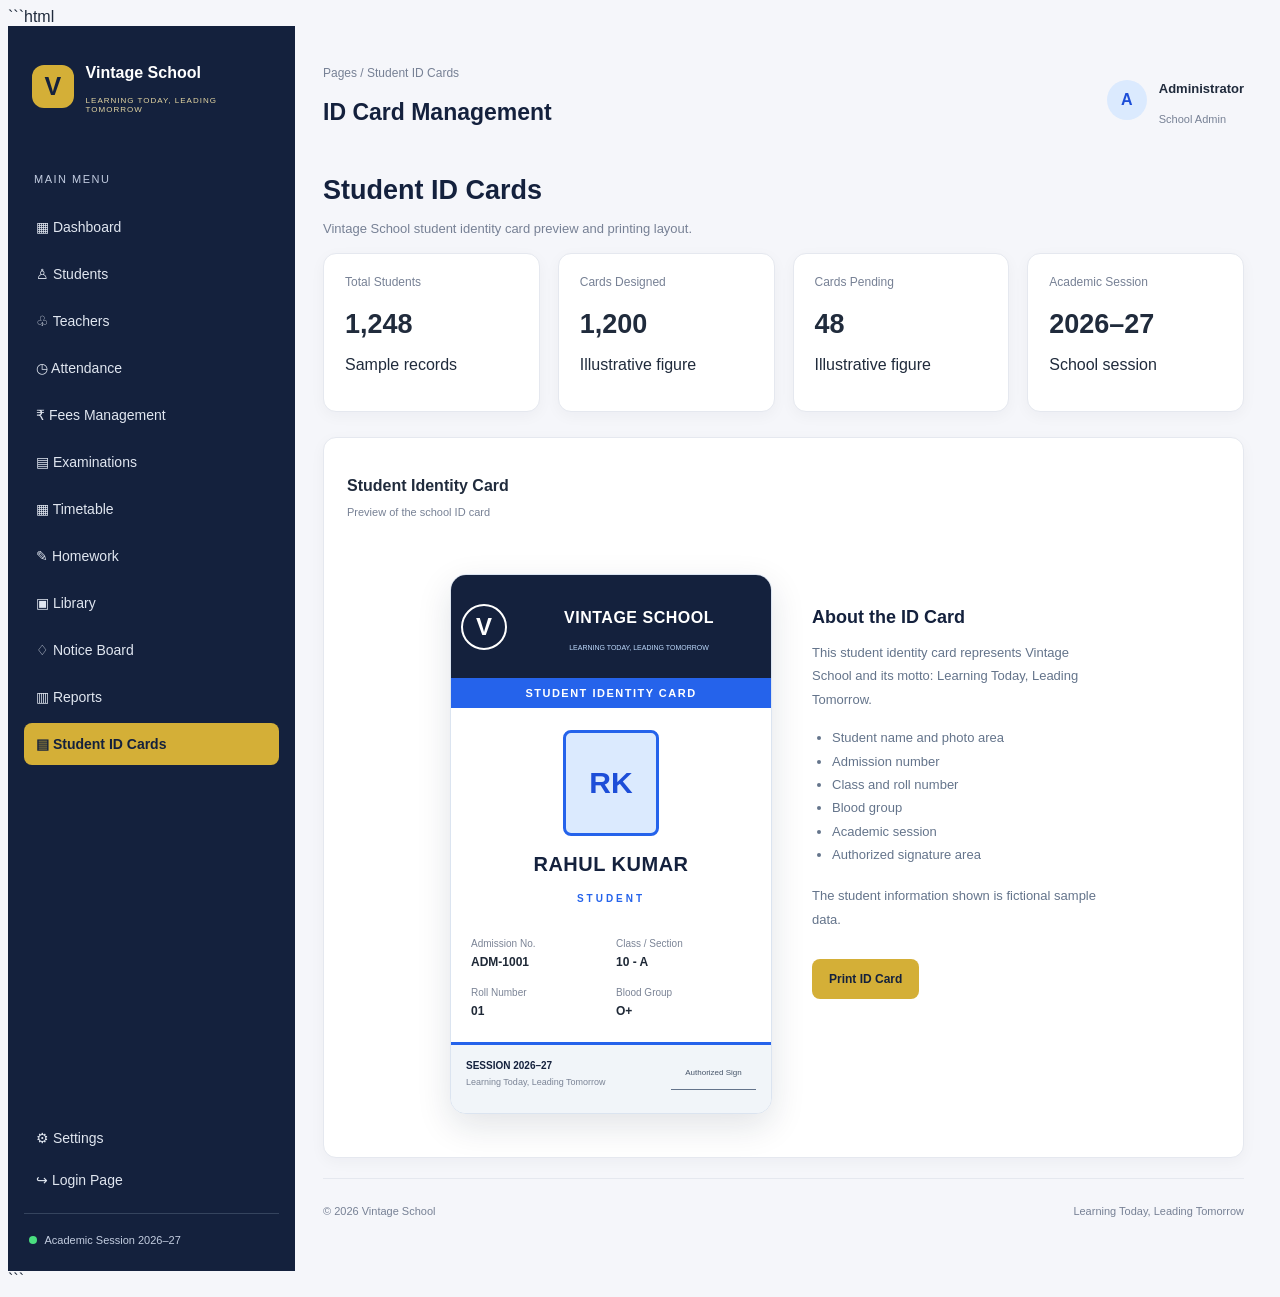
<file: id-cards.html>
```html
<!DOCTYPE html>
<html lang="en">
<head>
    <meta charset="UTF-8">
    <meta name="viewport" content="width=device-width, initial-scale=1.0">

    <title>Student ID Cards | Vintage School</title>

    <link rel="stylesheet" href="style.css">
</head>

<body>

<div class="layout">

    <!-- SIDEBAR -->
    <aside class="sidebar">

        <div class="brand">
            <div class="brand-icon">V</div>
            <div>
                <h2>Vintage School</h2>
                <p>LEARNING TODAY, LEADING TOMORROW</p>
            </div>
        </div>

        <p class="menu-title">MAIN MENU</p>

        <nav class="navigation">
            <a href="index.html">▦ Dashboard</a>
            <a href="students.html">♙ Students</a>
            <a href="teachers.html">♧ Teachers</a>
            <a href="attendance.html">◷ Attendance</a>
            <a href="fees.html">₹ Fees Management</a>
            <a href="examinations.html">▤ Examinations</a>
            <a href="timetable.html">▦ Timetable</a>
            <a href="homework.html">✎ Homework</a>
            <a href="library.html">▣ Library</a>
            <a href="notices.html">♢ Notice Board</a>
            <a href="reports.html">▥ Reports</a>
            <a href="id-cards.html" class="active">▤ Student ID Cards</a>
        </nav>

        <div class="sidebar-bottom">
            <a href="settings.html">⚙ Settings</a>
            <a href="login.html">↪ Login Page</a>

            <div class="school-status">
                <span class="status-dot"></span>
                Academic Session 2026–27
            </div>
        </div>

    </aside>


    <!-- MAIN CONTENT -->
    <main class="main-content">

        <header class="topbar">
            <div>
                <p class="breadcrumb">Pages / Student ID Cards</p>
                <h2>ID Card Management</h2>
            </div>

            <div class="profile">
                <div class="avatar">A</div>
                <div>
                    <h4>Administrator</h4>
                    <p>School Admin</p>
                </div>
            </div>
        </header>


        <!-- PAGE INTRO -->
        <section class="page-intro">
            <div>
                <h1>Student ID Cards</h1>
                <p>
                    Vintage School student identity card preview
                    and printing layout.
                </p>
            </div>
        </section>


        <!-- STATISTICS -->
        <section class="stats-grid">

            <div class="stat-card">
                <div class="stat-top">Total Students</div>
                <h2>1,248</h2>
                <p>Sample records</p>
            </div>

            <div class="stat-card">
                <div class="stat-top">Cards Designed</div>
                <h2>1,200</h2>
                <p>Illustrative figure</p>
            </div>

            <div class="stat-card">
                <div class="stat-top">Cards Pending</div>
                <h2>48</h2>
                <p>Illustrative figure</p>
            </div>

            <div class="stat-card">
                <div class="stat-top">Academic Session</div>
                <h2>2026–27</h2>
                <p>School session</p>
            </div>

        </section>


        <!-- ID CARD PREVIEW -->
        <section class="panel id-card-section">

            <div class="panel-heading">
                <div>
                    <h3>Student Identity Card</h3>
                    <p>Preview of the school ID card</p>
                </div>
            </div>

            <div class="id-card-area">

                <!-- STUDENT ID CARD -->
                <article class="student-id-card">

                    <div class="id-header">

                        <div class="id-school-logo">V</div>

                        <div class="id-school-name">
                            <h3>VINTAGE SCHOOL</h3>
                            <p>LEARNING TODAY, LEADING TOMORROW</p>
                        </div>

                    </div>

                    <div class="id-ribbon">
                        STUDENT IDENTITY CARD
                    </div>

                    <!-- PHOTO PLACEHOLDER -->
                    <div class="id-photo">
                        <span>RK</span>
                    </div>

                    <h2 class="id-student-name">RAHUL KUMAR</h2>

                    <p class="id-role">STUDENT</p>

                    <div class="id-details">

                        <div>
                            <span>Admission No.</span>
                            <strong>ADM-1001</strong>
                        </div>

                        <div>
                            <span>Class / Section</span>
                            <strong>10 - A</strong>
                        </div>

                        <div>
                            <span>Roll Number</span>
                            <strong>01</strong>
                        </div>

                        <div>
                            <span>Blood Group</span>
                            <strong>O+</strong>
                        </div>

                    </div>

                    <div class="id-footer">

                        <div>
                            <strong>SESSION 2026–27</strong>
                            <p>Learning Today, Leading Tomorrow</p>
                        </div>

                        <div class="id-signature">
                            <span>Authorized Sign</span>
                            <div></div>
                        </div>

                    </div>

                </article>


                <!-- INFORMATION -->
                <div class="id-instructions">

                    <h3>About the ID Card</h3>

                    <p>
                        This student identity card represents
                        Vintage School and its motto:
                        Learning Today, Leading Tomorrow.
                    </p>

                    <ul>
                        <li>Student name and photo area</li>
                        <li>Admission number</li>
                        <li>Class and roll number</li>
                        <li>Blood group</li>
                        <li>Academic session</li>
                        <li>Authorized signature area</li>
                    </ul>

                    <p class="small-note">
                        The student information shown is fictional
                        sample data.
                    </p>

                    <button
                        class="primary-button print-button"
                        onclick="window.print()">
                        Print ID Card
                    </button>

                </div>

            </div>

        </section>


        <footer>
            <p>© 2026 Vintage School</p>
            <p>Learning Today, Leading Tomorrow</p>
        </footer>

    </main>

</div>

</body>
</html>
```
</file>
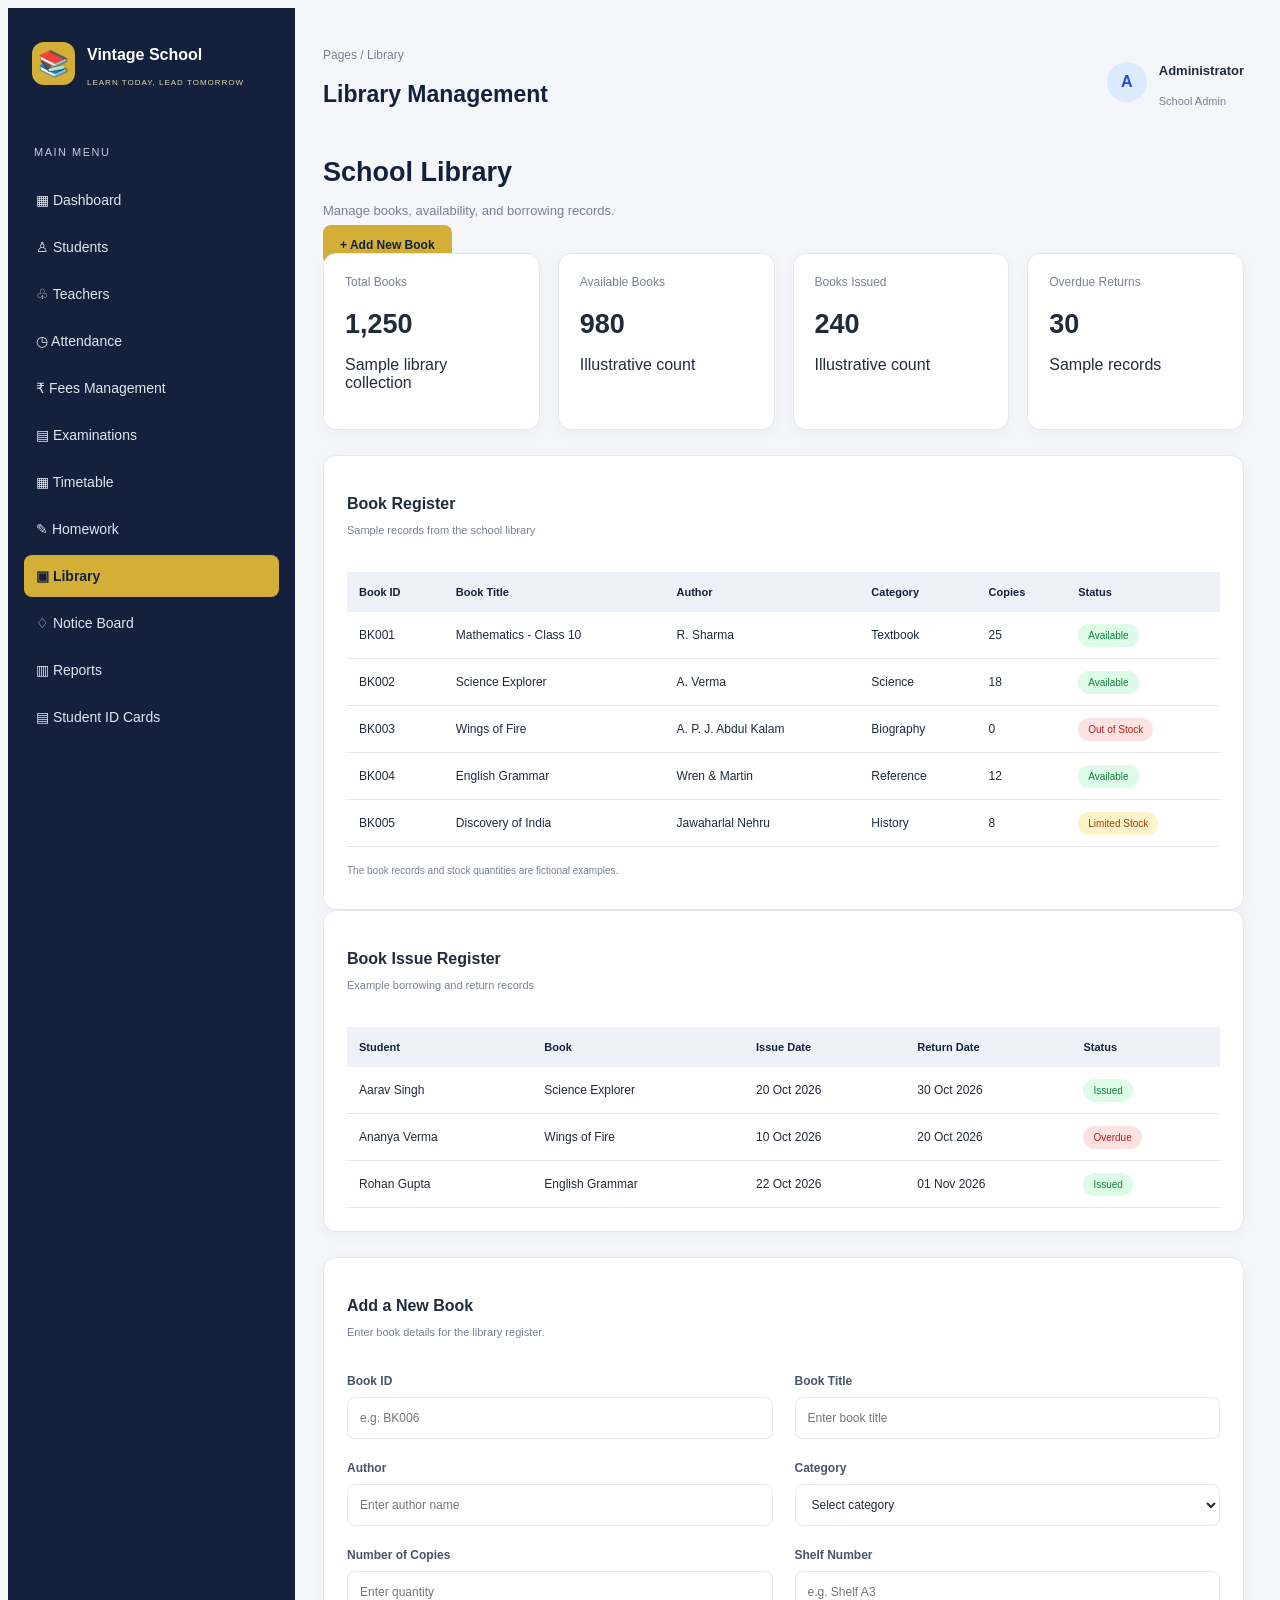
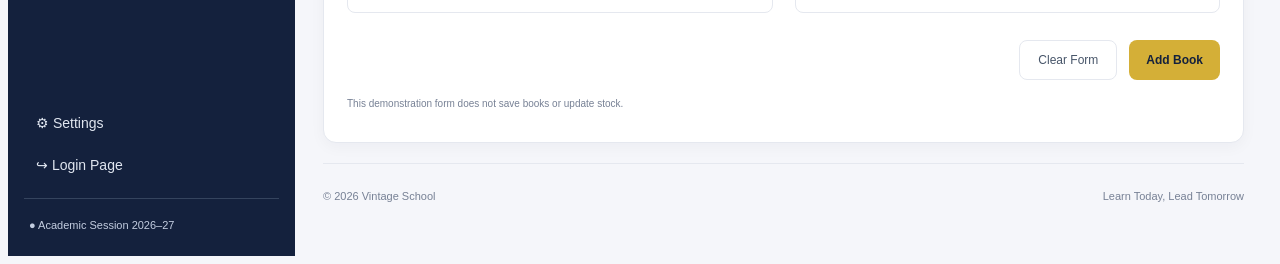
<file: library.html>
<!DOCTYPE html>
<html lang="en">
<head>
    <meta charset="UTF-8">
    <meta name="viewport" content="width=device-width, initial-scale=1.0">
    <title>Library | Vintage School</title>
    <link rel="stylesheet" href="style.css">
</head>
<body>

<div class="layout">

    <aside class="sidebar">
        <div class="brand">
            <div class="brand-icon">📚</div>
            <div>
                <h2>Vintage School</h2>
                <p>LEARN TODAY, LEAD TOMORROW</p>
            </div>
        </div>

        <p class="menu-title">MAIN MENU</p>

        <nav class="navigation">
            <a href="index.html">▦ Dashboard</a>
            <a href="students.html">♙ Students</a>
            <a href="teachers.html">♧ Teachers</a>
            <a href="attendance.html">◷ Attendance</a>
            <a href="fees.html">₹ Fees Management</a>
            <a href="examinations.html">▤ Examinations</a>
            <a href="timetable.html">▦ Timetable</a>
            <a href="homework.html">✎ Homework</a>
            <a href="library.html" class="active">▣ Library</a>
            <a href="notices.html">♢ Notice Board</a>
            <a href="reports.html">▥ Reports</a>
            <a href="id-cards.html">▤ Student ID Cards</a>
        </nav>

        <div class="sidebar-bottom">
            <a href="settings.html">⚙ Settings</a>
            <a href="login.html">↪ Login Page</a>
            <div class="school-status">
                ● Academic Session 2026–27
            </div>
        </div>
    </aside>

    <main class="main-content">

        <header class="topbar">
            <div>
                <p class="breadcrumb">Pages / Library</p>
                <h2>Library Management</h2>
            </div>

            <div class="profile">
                <div class="avatar">A</div>
                <div>
                    <h4>Administrator</h4>
                    <p>School Admin</p>
                </div>
            </div>
        </header>

        <section class="page-intro">
            <div>
                <h1>School Library</h1>
                <p>Manage books, availability, and borrowing records.</p>
            </div>

            <a href="#add-book" class="primary-button">
                + Add New Book
            </a>
        </section>

        <!-- SUMMARY CARDS -->

        <section class="stats-grid">

            <div class="stat-card">
                <div class="stat-top">Total Books</div>
                <h2>1,250</h2>
                <p>Sample library collection</p>
            </div>

            <div class="stat-card">
                <div class="stat-top">Available Books</div>
                <h2>980</h2>
                <p>Illustrative count</p>
            </div>

            <div class="stat-card">
                <div class="stat-top">Books Issued</div>
                <h2>240</h2>
                <p>Illustrative count</p>
            </div>

            <div class="stat-card">
                <div class="stat-top">Overdue Returns</div>
                <h2>30</h2>
                <p>Sample records</p>
            </div>

        </section>

        <!-- BOOK REGISTER -->

        <section class="panel">

            <div class="panel-heading">
                <div>
                    <h3>Book Register</h3>
                    <p>Sample records from the school library</p>
                </div>
            </div>

            <div class="table-wrapper">
                <table>
                    <thead>
                        <tr>
                            <th>Book ID</th>
                            <th>Book Title</th>
                            <th>Author</th>
                            <th>Category</th>
                            <th>Copies</th>
                            <th>Status</th>
                        </tr>
                    </thead>

                    <tbody>
                        <tr>
                            <td>BK001</td>
                            <td>Mathematics - Class 10</td>
                            <td>R. Sharma</td>
                            <td>Textbook</td>
                            <td>25</td>
                            <td><span class="badge present">Available</span></td>
                        </tr>

                        <tr>
                            <td>BK002</td>
                            <td>Science Explorer</td>
                            <td>A. Verma</td>
                            <td>Science</td>
                            <td>18</td>
                            <td><span class="badge present">Available</span></td>
                        </tr>

                        <tr>
                            <td>BK003</td>
                            <td>Wings of Fire</td>
                            <td>A. P. J. Abdul Kalam</td>
                            <td>Biography</td>
                            <td>0</td>
                            <td><span class="badge absent">Out of Stock</span></td>
                        </tr>

                        <tr>
                            <td>BK004</td>
                            <td>English Grammar</td>
                            <td>Wren & Martin</td>
                            <td>Reference</td>
                            <td>12</td>
                            <td><span class="badge present">Available</span></td>
                        </tr>

                        <tr>
                            <td>BK005</td>
                            <td>Discovery of India</td>
                            <td>Jawaharlal Nehru</td>
                            <td>History</td>
                            <td>8</td>
                            <td><span class="badge partial">Limited Stock</span></td>
                        </tr>
                    </tbody>
                </table>
            </div>

            <p class="small-note">
                The book records and stock quantities are fictional examples.
            </p>

        </section>

        <!-- ISSUE REGISTER -->

        <section class="panel">

            <div class="panel-heading">
                <div>
                    <h3>Book Issue Register</h3>
                    <p>Example borrowing and return records</p>
                </div>
            </div>

            <div class="table-wrapper">
                <table>
                    <thead>
                        <tr>
                            <th>Student</th>
                            <th>Book</th>
                            <th>Issue Date</th>
                            <th>Return Date</th>
                            <th>Status</th>
                        </tr>
                    </thead>

                    <tbody>
                        <tr>
                            <td>Aarav Singh</td>
                            <td>Science Explorer</td>
                            <td>20 Oct 2026</td>
                            <td>30 Oct 2026</td>
                            <td><span class="badge present">Issued</span></td>
                        </tr>

                        <tr>
                            <td>Ananya Verma</td>
                            <td>Wings of Fire</td>
                            <td>10 Oct 2026</td>
                            <td>20 Oct 2026</td>
                            <td><span class="badge absent">Overdue</span></td>
                        </tr>

                        <tr>
                            <td>Rohan Gupta</td>
                            <td>English Grammar</td>
                            <td>22 Oct 2026</td>
                            <td>01 Nov 2026</td>
                            <td><span class="badge present">Issued</span></td>
                        </tr>
                    </tbody>
                </table>
            </div>

        </section>

        <!-- ADD BOOK FORM -->

        <section class="panel add-student-panel" id="add-book">

            <div class="panel-heading">
                <div>
                    <h3>Add a New Book</h3>
                    <p>Enter book details for the library register.</p>
                </div>
            </div>

            <form class="student-form" action="#add-book">

                <div class="form-field">
                    <label for="book-id">Book ID</label>
                    <input id="book-id" type="text"
                           placeholder="e.g. BK006" required>
                </div>

                <div class="form-field">
                    <label for="book-title">Book Title</label>
                    <input id="book-title" type="text"
                           placeholder="Enter book title" required>
                </div>

                <div class="form-field">
                    <label for="book-author">Author</label>
                    <input id="book-author" type="text"
                           placeholder="Enter author name" required>
                </div>

                <div class="form-field">
                    <label for="book-category">Category</label>
                    <select id="book-category" required>
                        <option value="">Select category</option>
                        <option>Textbook</option>
                        <option>Science</option>
                        <option>Biography</option>
                        <option>Reference</option>
                        <option>History</option>
                        <option>Fiction</option>
                        <option>Other</option>
                    </select>
                </div>

                <div class="form-field">
                    <label for="book-copies">Number of Copies</label>
                    <input id="book-copies" type="number"
                           min="0" placeholder="Enter quantity" required>
                </div>

                <div class="form-field">
                    <label for="book-location">Shelf Number</label>
                    <input id="book-location" type="text"
                           placeholder="e.g. Shelf A3">
                </div>

                <div class="form-actions">
                    <button type="reset" class="secondary-button">
                        Clear Form
                    </button>

                    <button type="submit" class="primary-button">
                        Add Book
                    </button>
                </div>

            </form>

            <p class="small-note">
                This demonstration form does not save books or update stock.
            </p>

        </section>

        <footer>
            <p>© 2026 Vintage School</p>
            <p>Learn Today, Lead Tomorrow</p>
        </footer>

    </main>
</div>

</body>
</html>
</file>
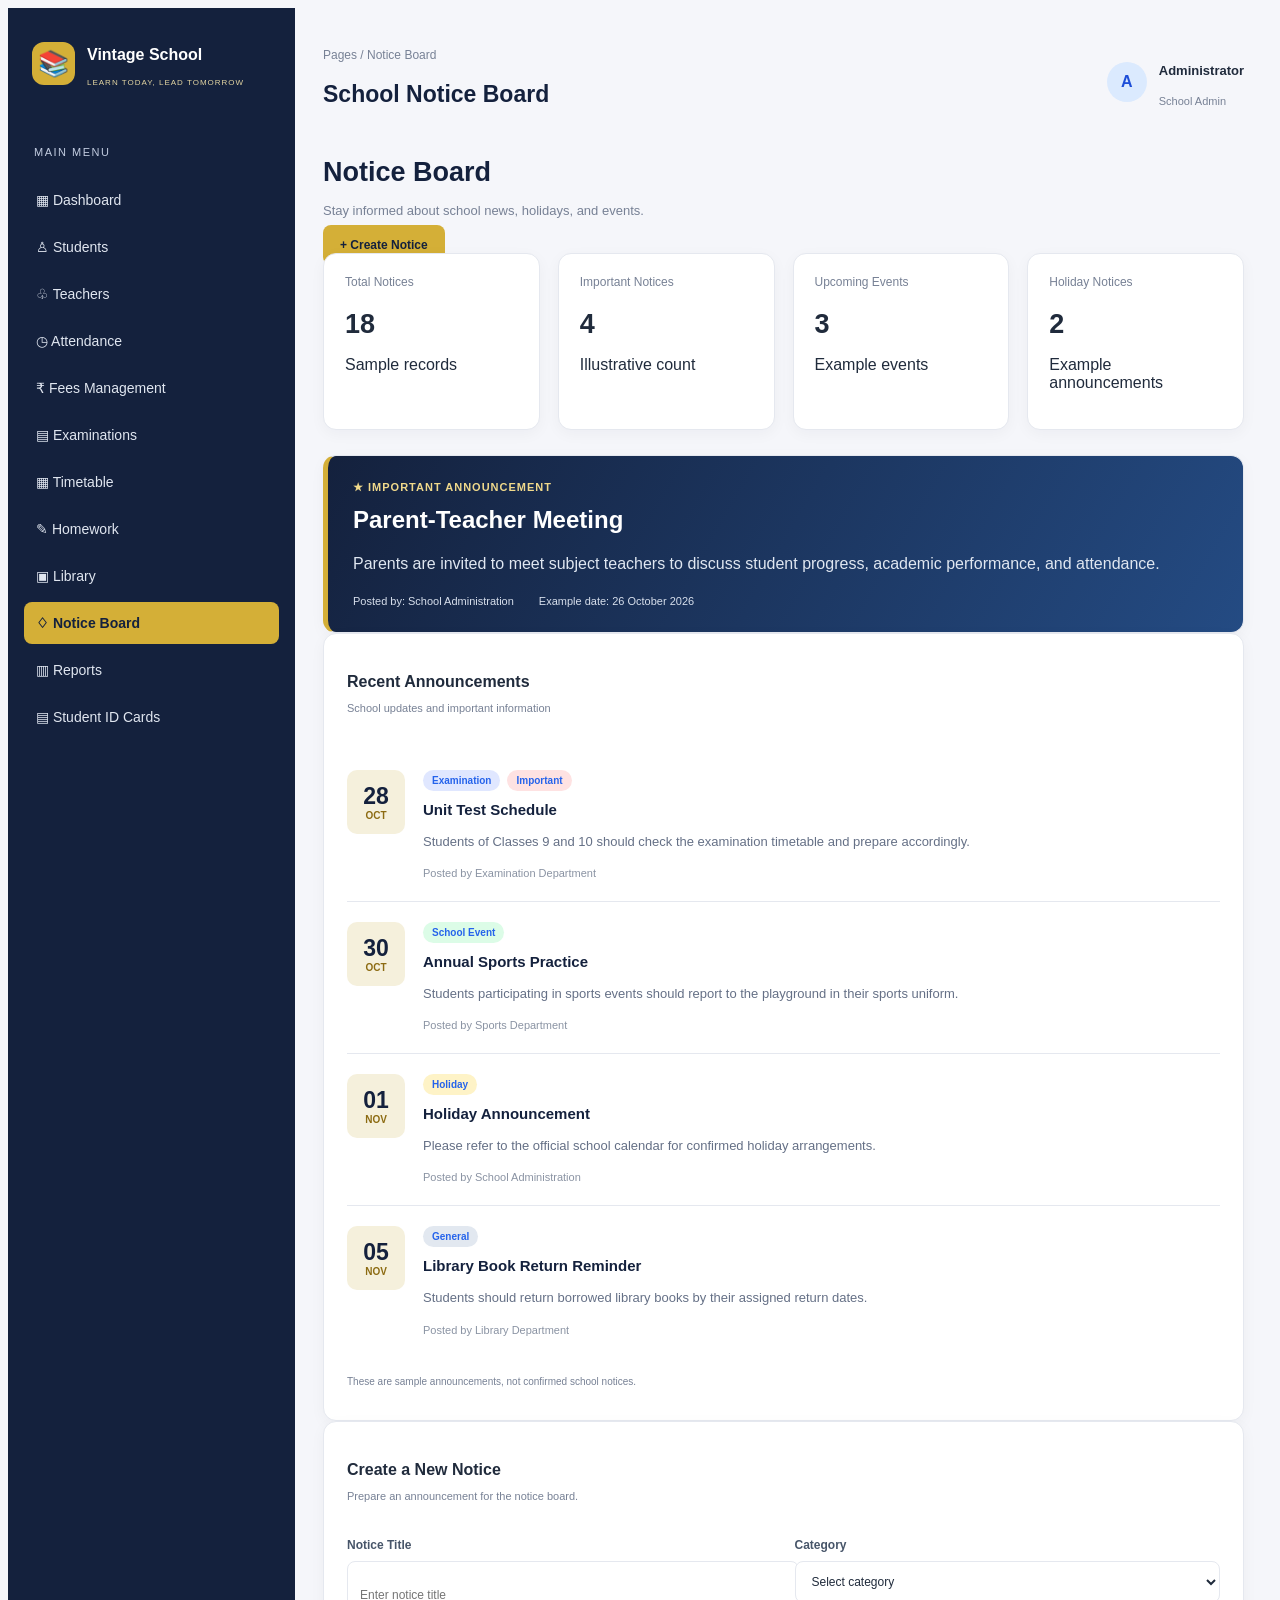
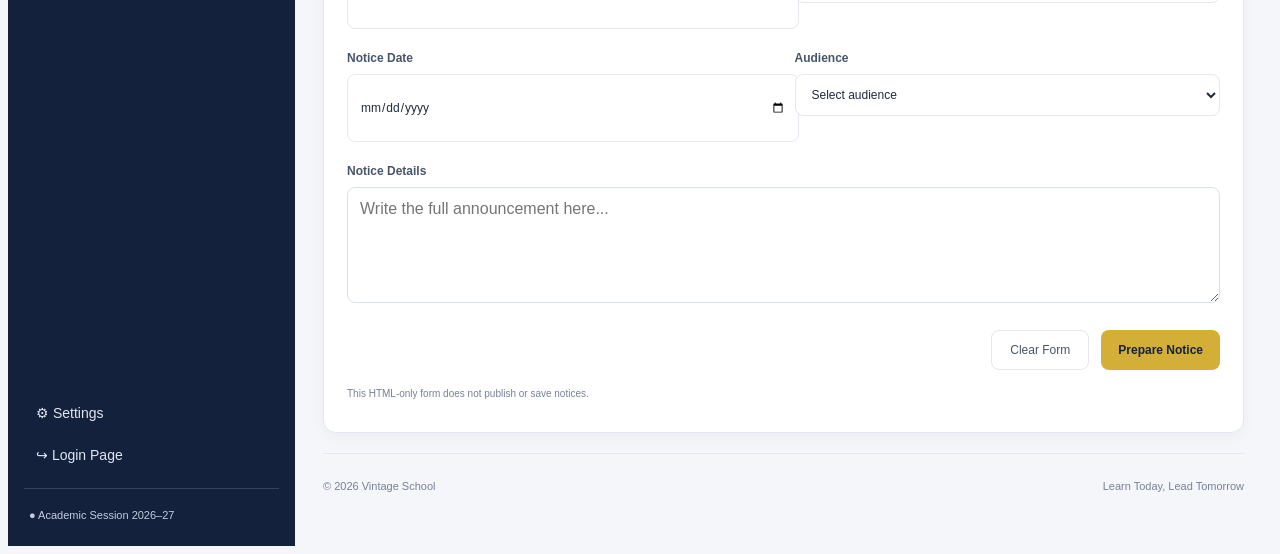
<file: notices.html>
<!DOCTYPE html>
<html lang="en">
<head>
    <meta charset="UTF-8">
    <meta name="viewport" content="width=device-width, initial-scale=1.0">
    <title>Notice Board | Vintage School</title>
    <link rel="stylesheet" href="style.css">
</head>
<body>

<div class="layout">

    <!-- SIDEBAR -->
    <aside class="sidebar">
        <div class="brand">
            <div class="brand-icon">📚</div>
            <div>
                <h2>Vintage School</h2>
                <p>LEARN TODAY, LEAD TOMORROW</p>
            </div>
        </div>

        <p class="menu-title">MAIN MENU</p>

        <nav class="navigation">
            <a href="index.html">▦ Dashboard</a>
            <a href="students.html">♙ Students</a>
            <a href="teachers.html">♧ Teachers</a>
            <a href="attendance.html">◷ Attendance</a>
            <a href="fees.html">₹ Fees Management</a>
            <a href="examinations.html">▤ Examinations</a>
            <a href="timetable.html">▦ Timetable</a>
            <a href="homework.html">✎ Homework</a>
            <a href="library.html">▣ Library</a>
            <a href="notices.html" class="active">♢ Notice Board</a>
            <a href="reports.html">▥ Reports</a>
            <a href="id-cards.html">▤ Student ID Cards</a>
        </nav>

        <div class="sidebar-bottom">
            <a href="settings.html">⚙ Settings</a>
            <a href="login.html">↪ Login Page</a>
            <div class="school-status">
                ● Academic Session 2026–27
            </div>
        </div>
    </aside>

    <!-- MAIN CONTENT -->
    <main class="main-content">

        <header class="topbar">
            <div>
                <p class="breadcrumb">Pages / Notice Board</p>
                <h2>School Notice Board</h2>
            </div>

            <div class="profile">
                <div class="avatar">A</div>
                <div>
                    <h4>Administrator</h4>
                    <p>School Admin</p>
                </div>
            </div>
        </header>

        <section class="page-intro">
            <div>
                <h1>Notice Board</h1>
                <p>Stay informed about school news, holidays, and events.</p>
            </div>

            <a href="#add-notice" class="primary-button">
                + Create Notice
            </a>
        </section>

        <!-- SUMMARY CARDS -->
        <section class="stats-grid">

            <div class="stat-card">
                <div class="stat-top">Total Notices</div>
                <h2>18</h2>
                <p>Sample records</p>
            </div>

            <div class="stat-card">
                <div class="stat-top">Important Notices</div>
                <h2>4</h2>
                <p>Illustrative count</p>
            </div>

            <div class="stat-card">
                <div class="stat-top">Upcoming Events</div>
                <h2>3</h2>
                <p>Example events</p>
            </div>

            <div class="stat-card">
                <div class="stat-top">Holiday Notices</div>
                <h2>2</h2>
                <p>Example announcements</p>
            </div>

        </section>

        <!-- PINNED ANNOUNCEMENT -->
        <section class="panel featured-notice">

            <div class="featured-label">★ IMPORTANT ANNOUNCEMENT</div>

            <h2>Parent-Teacher Meeting</h2>

            <p>
                Parents are invited to meet subject teachers to discuss
                student progress, academic performance, and attendance.
            </p>

            <div class="notice-meta">
                <span>Posted by: School Administration</span>
                <span>Example date: 26 October 2026</span>
            </div>

        </section>

        <!-- NOTICE LIST -->
        <section class="panel">

            <div class="panel-heading">
                <div>
                    <h3>Recent Announcements</h3>
                    <p>School updates and important information</p>
                </div>
            </div>

            <div class="notice-list">

                <article class="notice-item">
                    <div class="notice-date">
                        <strong>28</strong>
                        <span>OCT</span>
                    </div>

                    <div class="notice-content">
                        <div class="notice-tags">
                            <span class="notice-tag tag-exam">Examination</span>
                            <span class="notice-tag tag-important">Important</span>
                        </div>

                        <h3>Unit Test Schedule</h3>

                        <p>
                            Students of Classes 9 and 10 should check the
                            examination timetable and prepare accordingly.
                        </p>

                        <small>Posted by Examination Department</small>
                    </div>
                </article>

                <article class="notice-item">
                    <div class="notice-date">
                        <strong>30</strong>
                        <span>OCT</span>
                    </div>

                    <div class="notice-content">
                        <div class="notice-tags">
                            <span class="notice-tag tag-event">School Event</span>
                        </div>

                        <h3>Annual Sports Practice</h3>

                        <p>
                            Students participating in sports events should
                            report to the playground in their sports uniform.
                        </p>

                        <small>Posted by Sports Department</small>
                    </div>
                </article>

                <article class="notice-item">
                    <div class="notice-date">
                        <strong>01</strong>
                        <span>NOV</span>
                    </div>

                    <div class="notice-content">
                        <div class="notice-tags">
                            <span class="notice-tag tag-holiday">Holiday</span>
                        </div>

                        <h3>Holiday Announcement</h3>

                        <p>
                            Please refer to the official school calendar
                            for confirmed holiday arrangements.
                        </p>

                        <small>Posted by School Administration</small>
                    </div>
                </article>

                <article class="notice-item">
                    <div class="notice-date">
                        <strong>05</strong>
                        <span>NOV</span>
                    </div>

                    <div class="notice-content">
                        <div class="notice-tags">
                            <span class="notice-tag tag-general">General</span>
                        </div>

                        <h3>Library Book Return Reminder</h3>

                        <p>
                            Students should return borrowed library books
                            by their assigned return dates.
                        </p>

                        <small>Posted by Library Department</small>
                    </div>
                </article>

            </div>

            <p class="small-note">
                These are sample announcements, not confirmed school notices.
            </p>

        </section>

        <!-- CREATE NOTICE FORM -->
        <section class="panel" id="add-notice">

            <div class="panel-heading">
                <div>
                    <h3>Create a New Notice</h3>
                    <p>Prepare an announcement for the notice board.</p>
                </div>
            </div>

            <form class="student-form" action="#add-notice">

                <div class="form-field">
                    <label for="notice-title">Notice Title</label>
                    <input id="notice-title" type="text"
                           placeholder="Enter notice title" required>
                </div>

                <div class="form-field">
                    <label for="notice-category">Category</label>
                    <select id="notice-category" required>
                        <option value="">Select category</option>
                        <option>Examination</option>
                        <option>Holiday</option>
                        <option>School Event</option>
                        <option>Important</option>
                        <option>General</option>
                    </select>
                </div>

                <div class="form-field">
                    <label for="notice-date">Notice Date</label>
                    <input id="notice-date" type="date" required>
                </div>

                <div class="form-field">
                    <label for="notice-audience">Audience</label>
                    <select id="notice-audience" required>
                        <option value="">Select audience</option>
                        <option>All Students</option>
                        <option>Teachers</option>
                        <option>Parents</option>
                        <option>Class 10</option>
                        <option>All Staff</option>
                    </select>
                </div>

                <div class="form-field full-width">
                    <label for="notice-message">Notice Details</label>
                    <textarea id="notice-message" rows="5"
                        placeholder="Write the full announcement here..."
                        required></textarea>
                </div>

                <div class="form-actions">
                    <button type="reset" class="secondary-button">
                        Clear Form
                    </button>

                    <button type="submit" class="primary-button">
                        Prepare Notice
                    </button>
                </div>

            </form>

            <p class="small-note">
                This HTML-only form does not publish or save notices.
            </p>

        </section>

        <footer>
            <p>© 2026 Vintage School</p>
            <p>Learn Today, Lead Tomorrow</p>
        </footer>

    </main>
</div>

</body>
</html>
</file>
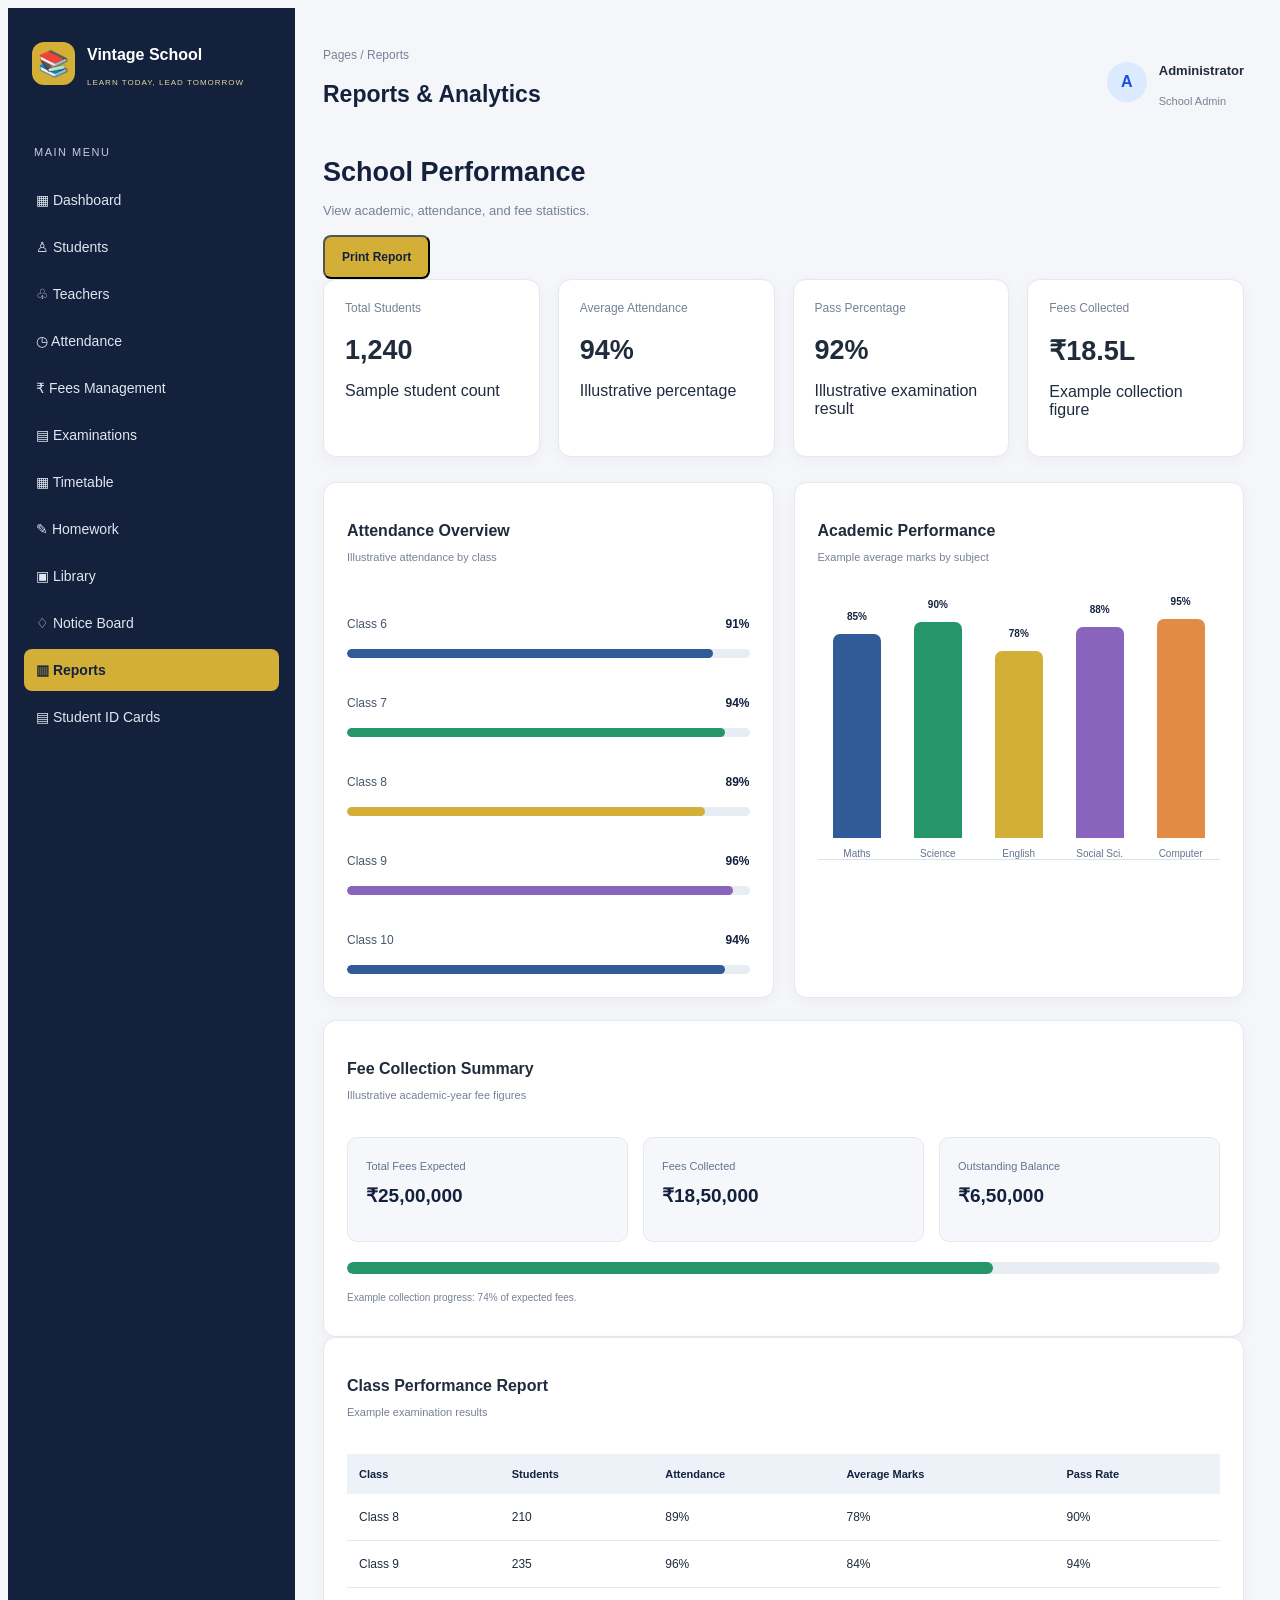
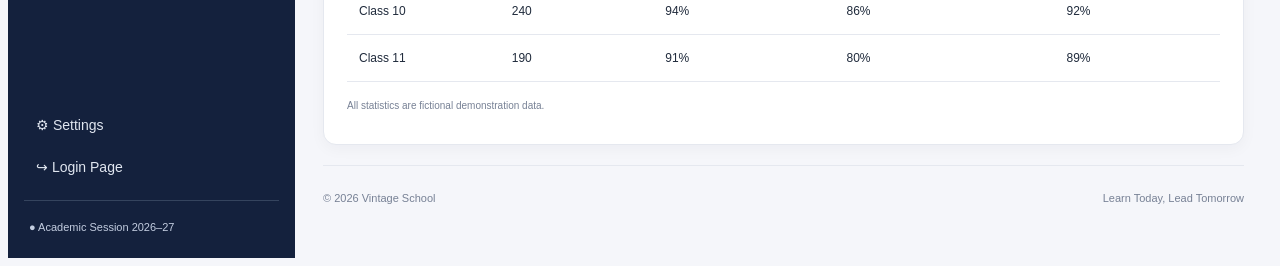
<file: reports.html>
<!DOCTYPE html>
<html lang="en">
<head>
    <meta charset="UTF-8">
    <meta name="viewport" content="width=device-width, initial-scale=1.0">
    <title>Reports & Analytics | Vintage School</title>
    <link rel="stylesheet" href="style.css">
</head>
<body>

<div class="layout">

    <!-- SIDEBAR -->
    <aside class="sidebar">
        <div class="brand">
            <div class="brand-icon">📚</div>
            <div>
                <h2>Vintage School</h2>
                <p>LEARN TODAY, LEAD TOMORROW</p>
            </div>
        </div>

        <p class="menu-title">MAIN MENU</p>

        <nav class="navigation">
            <a href="index.html">▦ Dashboard</a>
            <a href="students.html">♙ Students</a>
            <a href="teachers.html">♧ Teachers</a>
            <a href="attendance.html">◷ Attendance</a>
            <a href="fees.html">₹ Fees Management</a>
            <a href="examinations.html">▤ Examinations</a>
            <a href="timetable.html">▦ Timetable</a>
            <a href="homework.html">✎ Homework</a>
            <a href="library.html">▣ Library</a>
            <a href="notices.html">♢ Notice Board</a>
            <a href="reports.html" class="active">▥ Reports</a>
            <a href="id-cards.html">▤ Student ID Cards</a>
        </nav>

        <div class="sidebar-bottom">
            <a href="settings.html">⚙ Settings</a>
            <a href="login.html">↪ Login Page</a>
            <div class="school-status">
                ● Academic Session 2026–27
            </div>
        </div>
    </aside>

    <!-- MAIN CONTENT -->
    <main class="main-content">

        <header class="topbar">
            <div>
                <p class="breadcrumb">Pages / Reports</p>
                <h2>Reports & Analytics</h2>
            </div>

            <div class="profile">
                <div class="avatar">A</div>
                <div>
                    <h4>Administrator</h4>
                    <p>School Admin</p>
                </div>
            </div>
        </header>

        <section class="page-intro">
            <div>
                <h1>School Performance</h1>
                <p>View academic, attendance, and fee statistics.</p>
            </div>

            <button class="primary-button"
                    onclick="window.print()">
                Print Report
            </button>
        </section>

        <!-- SUMMARY CARDS -->

        <section class="stats-grid">

            <div class="stat-card">
                <div class="stat-top">Total Students</div>
                <h2>1,240</h2>
                <p>Sample student count</p>
            </div>

            <div class="stat-card">
                <div class="stat-top">Average Attendance</div>
                <h2>94%</h2>
                <p>Illustrative percentage</p>
            </div>

            <div class="stat-card">
                <div class="stat-top">Pass Percentage</div>
                <h2>92%</h2>
                <p>Illustrative examination result</p>
            </div>

            <div class="stat-card">
                <div class="stat-top">Fees Collected</div>
                <h2>₹18.5L</h2>
                <p>Example collection figure</p>
            </div>

        </section>

        <!-- ATTENDANCE REPORT -->

        <section class="report-grid">

            <div class="panel">
                <div class="panel-heading">
                    <div>
                        <h3>Attendance Overview</h3>
                        <p>Illustrative attendance by class</p>
                    </div>
                </div>

                <div class="progress-report">

                    <div class="progress-item">
                        <div class="progress-label">
                            <span>Class 6</span>
                            <strong>91%</strong>
                        </div>
                        <div class="progress-track">
                            <div class="progress-fill fill-blue"
                                 style="width: 91%"></div>
                        </div>
                    </div>

                    <div class="progress-item">
                        <div class="progress-label">
                            <span>Class 7</span>
                            <strong>94%</strong>
                        </div>
                        <div class="progress-track">
                            <div class="progress-fill fill-green"
                                 style="width: 94%"></div>
                        </div>
                    </div>

                    <div class="progress-item">
                        <div class="progress-label">
                            <span>Class 8</span>
                            <strong>89%</strong>
                        </div>
                        <div class="progress-track">
                            <div class="progress-fill fill-gold"
                                 style="width: 89%"></div>
                        </div>
                    </div>

                    <div class="progress-item">
                        <div class="progress-label">
                            <span>Class 9</span>
                            <strong>96%</strong>
                        </div>
                        <div class="progress-track">
                            <div class="progress-fill fill-purple"
                                 style="width: 96%"></div>
                        </div>
                    </div>

                    <div class="progress-item">
                        <div class="progress-label">
                            <span>Class 10</span>
                            <strong>94%</strong>
                        </div>
                        <div class="progress-track">
                            <div class="progress-fill fill-blue"
                                 style="width: 94%"></div>
                        </div>
                    </div>

                </div>
            </div>

            <!-- PERFORMANCE CHART -->

            <div class="panel">
                <div class="panel-heading">
                    <div>
                        <h3>Academic Performance</h3>
                        <p>Example average marks by subject</p>
                    </div>
                </div>

                <div class="bar-chart">

                    <div class="chart-column">
                        <div class="chart-bar bar-math"
                             style="height: 85%">
                            <span>85%</span>
                        </div>
                        <span class="chart-label">Maths</span>
                    </div>

                    <div class="chart-column">
                        <div class="chart-bar bar-science"
                             style="height: 90%">
                            <span>90%</span>
                        </div>
                        <span class="chart-label">Science</span>
                    </div>

                    <div class="chart-column">
                        <div class="chart-bar bar-english"
                             style="height: 78%">
                            <span>78%</span>
                        </div>
                        <span class="chart-label">English</span>
                    </div>

                    <div class="chart-column">
                        <div class="chart-bar bar-social"
                             style="height: 88%">
                            <span>88%</span>
                        </div>
                        <span class="chart-label">Social Sci.</span>
                    </div>

                    <div class="chart-column">
                        <div class="chart-bar bar-computer"
                             style="height: 95%">
                            <span>95%</span>
                        </div>
                        <span class="chart-label">Computer</span>
                    </div>

                </div>
            </div>

        </section>

        <!-- FEE COLLECTION -->

        <section class="panel">

            <div class="panel-heading">
                <div>
                    <h3>Fee Collection Summary</h3>
                    <p>Illustrative academic-year fee figures</p>
                </div>
            </div>

            <div class="fee-report-grid">

                <div class="fee-report-item">
                    <span>Total Fees Expected</span>
                    <h2>₹25,00,000</h2>
                </div>

                <div class="fee-report-item">
                    <span>Fees Collected</span>
                    <h2>₹18,50,000</h2>
                </div>

                <div class="fee-report-item">
                    <span>Outstanding Balance</span>
                    <h2>₹6,50,000</h2>
                </div>

            </div>

            <div class="progress-track fee-progress">
                <div class="progress-fill fill-green"
                     style="width: 74%"></div>
            </div>

            <p class="small-note">
                Example collection progress: 74% of expected fees.
            </p>

        </section>

        <!-- CLASS SUMMARY -->

        <section class="panel">

            <div class="panel-heading">
                <div>
                    <h3>Class Performance Report</h3>
                    <p>Example examination results</p>
                </div>
            </div>

            <div class="table-wrapper">
                <table>
                    <thead>
                        <tr>
                            <th>Class</th>
                            <th>Students</th>
                            <th>Attendance</th>
                            <th>Average Marks</th>
                            <th>Pass Rate</th>
                        </tr>
                    </thead>

                    <tbody>
                        <tr>
                            <td>Class 8</td>
                            <td>210</td>
                            <td>89%</td>
                            <td>78%</td>
                            <td>90%</td>
                        </tr>

                        <tr>
                            <td>Class 9</td>
                            <td>235</td>
                            <td>96%</td>
                            <td>84%</td>
                            <td>94%</td>
                        </tr>

                        <tr>
                            <td>Class 10</td>
                            <td>240</td>
                            <td>94%</td>
                            <td>86%</td>
                            <td>92%</td>
                        </tr>

                        <tr>
                            <td>Class 11</td>
                            <td>190</td>
                            <td>91%</td>
                            <td>80%</td>
                            <td>89%</td>
                        </tr>

                    </tbody>
                </table>
            </div>

            <p class="small-note">
                All statistics are fictional demonstration data.
            </p>

        </section>

        <footer>
            <p>© 2026 Vintage School</p>
            <p>Learn Today, Lead Tomorrow</p>
        </footer>

    </main>
</div>

</body>
</html>
</file>
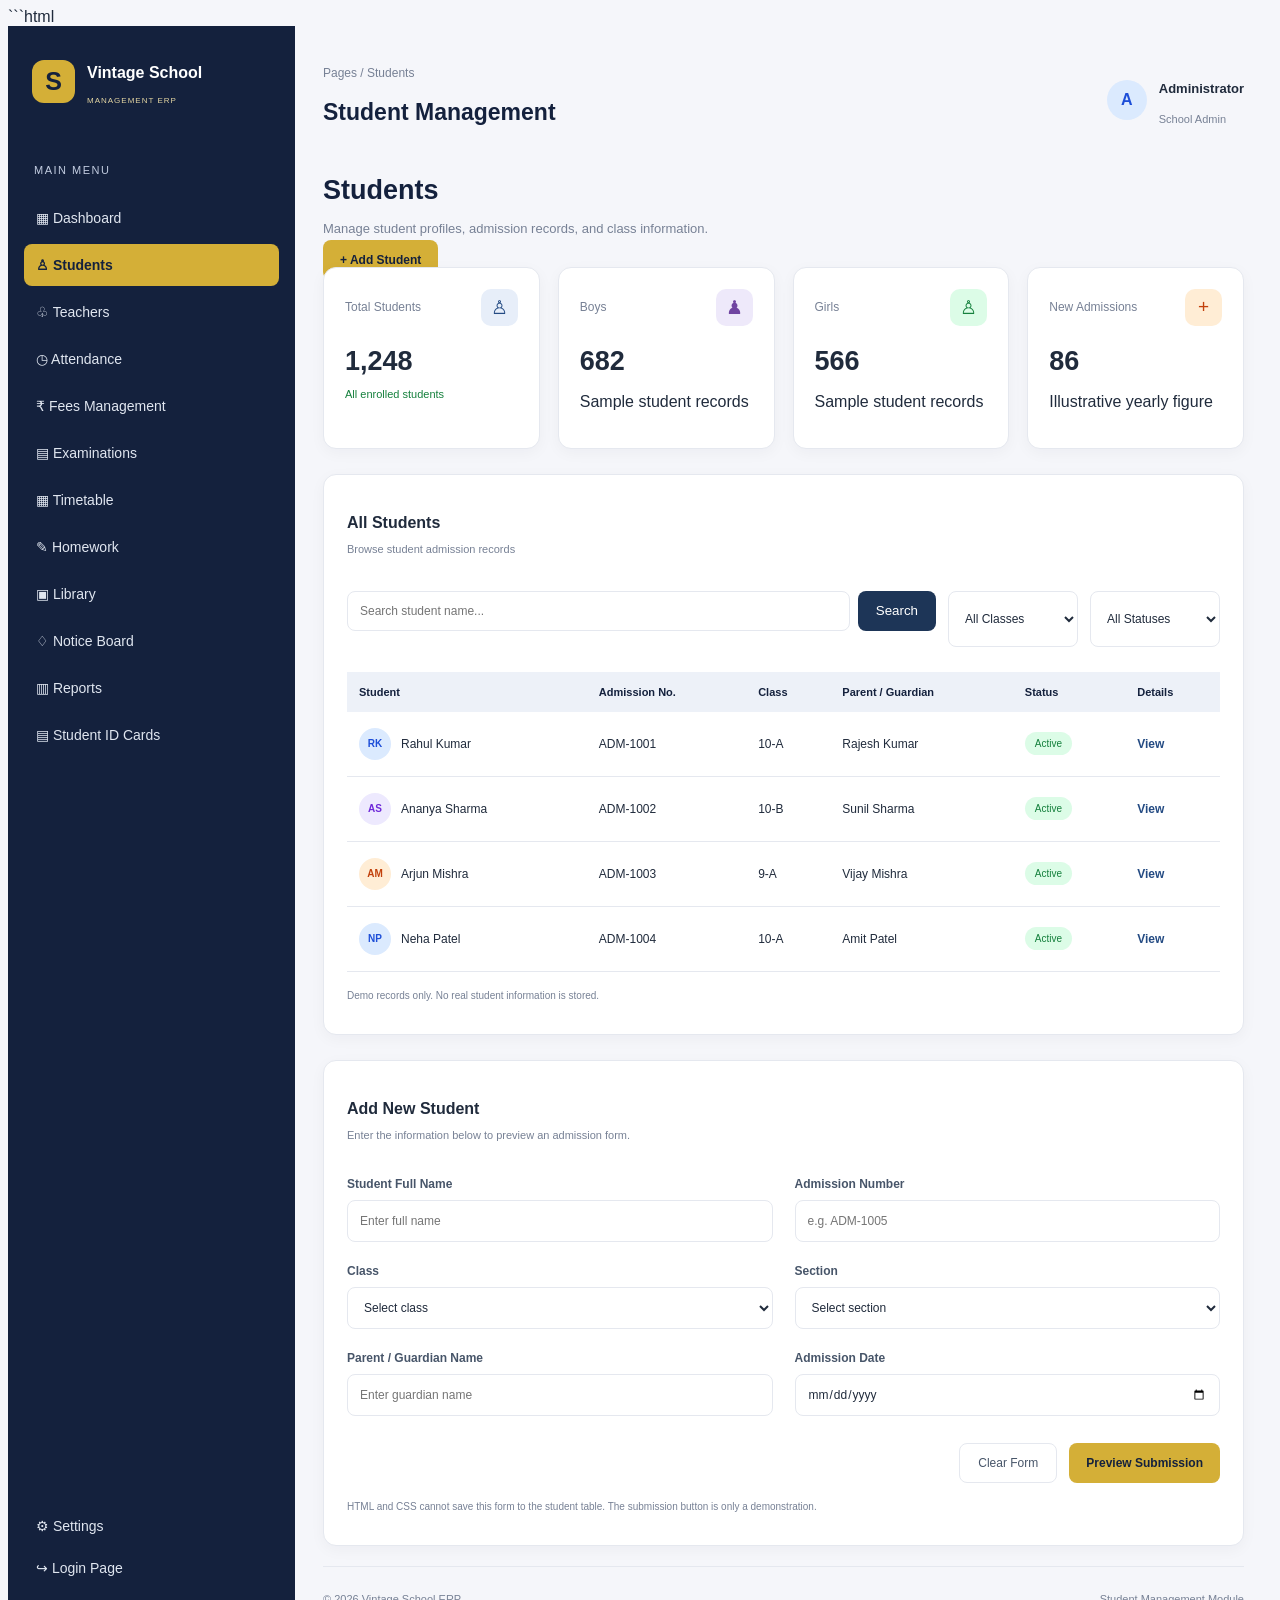
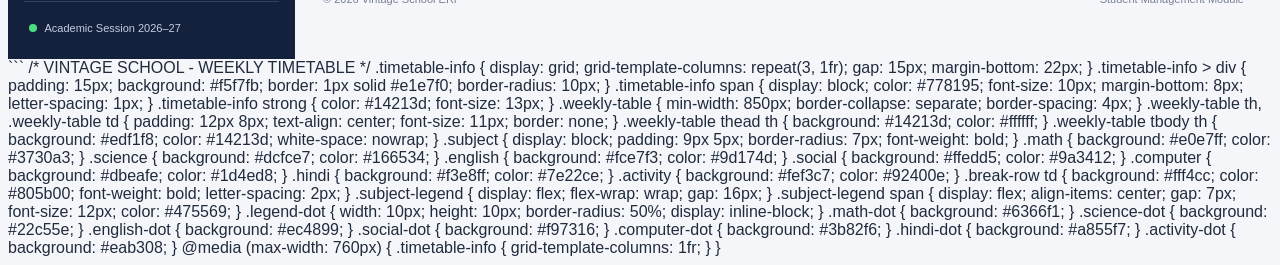
<file: students.html>
```html
<!DOCTYPE html>
<html lang="en">

<head>
    <meta charset="UTF-8">
    <meta name="viewport" content="width=device-width, initial-scale=1.0">

    <title>Students | Vintage School ERP</title>

    <link rel="stylesheet" href="style.css">
</head>

<body>

<div class="layout">

    <!-- SIDEBAR -->

    <aside class="sidebar">

        <div class="brand">
            <div class="brand-icon">S</div>

            <div>
                <h2>Vintage School</h2>
                <p>MANAGEMENT ERP</p>
            </div>
        </div>

        <p class="menu-title">MAIN MENU</p>

        <nav class="navigation">

            <a href="index.html">▦ Dashboard</a>
            <a href="students.html" class="active">♙ Students</a>
            <a href="teachers.html">♧ Teachers</a>
            <a href="attendance.html">◷ Attendance</a>
            <a href="fees.html">₹ Fees Management</a>
            <a href="examinations.html">▤ Examinations</a>
            <a href="timetable.html">▦ Timetable</a>
            <a href="homework.html">✎ Homework</a>
            <a href="library.html">▣ Library</a>
            <a href="notices.html">♢ Notice Board</a>
            <a href="reports.html">▥ Reports</a>
            <a href="id-cards.html">▤ Student ID Cards</a>

        </nav>

        <div class="sidebar-bottom">

            <a href="settings.html">⚙ Settings</a>
            <a href="login.html">↪ Login Page</a>

            <div class="school-status">
                <span class="status-dot"></span>
                Academic Session 2026–27
            </div>

        </div>

    </aside>


    <!-- MAIN CONTENT -->

    <main class="main-content">

        <!-- TOPBAR -->

        <header class="topbar">

            <div>
                <p class="breadcrumb">Pages / Students</p>
                <h2>Student Management</h2>
            </div>

            <div class="profile">

                <div class="avatar">A</div>

                <div>
                    <h4>Administrator</h4>
                    <p>School Admin</p>
                </div>

            </div>

        </header>


        <!-- PAGE INTRODUCTION -->

        <section class="page-intro">

            <div>
                <h1>Students</h1>

                <p>
                    Manage student profiles, admission records,
                    and class information.
                </p>
            </div>

            <a href="#add-student" class="primary-button">
                + Add Student
            </a>

        </section>


        <!-- STATISTICS -->

        <section class="stats-grid">

            <div class="stat-card">
                <div class="stat-top">
                    Total Students
                    <span class="stat-icon blue">♙</span>
                </div>

                <h2>1,248</h2>
                <p class="positive">All enrolled students</p>
            </div>

            <div class="stat-card">
                <div class="stat-top">
                    Boys
                    <span class="stat-icon purple">♟</span>
                </div>

                <h2>682</h2>
                <p>Sample student records</p>
            </div>

            <div class="stat-card">
                <div class="stat-top">
                    Girls
                    <span class="stat-icon green">♙</span>
                </div>

                <h2>566</h2>
                <p>Sample student records</p>
            </div>

            <div class="stat-card">
                <div class="stat-top">
                    New Admissions
                    <span class="stat-icon orange">+</span>
                </div>

                <h2>86</h2>
                <p>Illustrative yearly figure</p>
            </div>

        </section>


        <!-- SEARCH AND FILTERS -->

        <section class="panel">

            <div class="panel-heading">

                <div>
                    <h3>All Students</h3>
                    <p>Browse student admission records</p>
                </div>

            </div>

            <div class="student-tools">

                <form class="search-box" action="#student-list">

                    <input
                        type="search"
                        placeholder="Search student name..."
                        aria-label="Search student name">

                    <button type="submit">Search</button>

                </form>

                <select aria-label="Filter by class">
                    <option value="">All Classes</option>
                    <option>Class 9</option>
                    <option>Class 10</option>
                    <option>Class 11</option>
                    <option>Class 12</option>
                </select>

                <select aria-label="Filter by status">
                    <option value="">All Statuses</option>
                    <option>Active</option>
                    <option>Inactive</option>
                </select>

            </div>


            <!-- STUDENT TABLE -->

            <div class="table-wrapper" id="student-list">

                <table>

                    <thead>
                        <tr>
                            <th>Student</th>
                            <th>Admission No.</th>
                            <th>Class</th>
                            <th>Parent / Guardian</th>
                            <th>Status</th>
                            <th>Details</th>
                        </tr>
                    </thead>

                    <tbody>

                        <tr>
                            <td>
                                <div class="student-name">
                                    <span class="student-avatar">RK</span>
                                    Rahul Kumar
                                </div>
                            </td>

                            <td>ADM-1001</td>
                            <td>10-A</td>
                            <td>Rajesh Kumar</td>

                            <td>
                                <span class="badge present">Active</span>
                            </td>

                            <td>
                                <a href="#student-1001" class="view-link">
                                    View
                                </a>
                            </td>
                        </tr>


                        <tr>
                            <td>
                                <div class="student-name">
                                    <span class="student-avatar purple">AS</span>
                                    Ananya Sharma
                                </div>
                            </td>

                            <td>ADM-1002</td>
                            <td>10-B</td>
                            <td>Sunil Sharma</td>

                            <td>
                                <span class="badge present">Active</span>
                            </td>

                            <td>
                                <a href="#student-1002" class="view-link">
                                    View
                                </a>
                            </td>
                        </tr>


                        <tr>
                            <td>
                                <div class="student-name">
                                    <span class="student-avatar orange">AM</span>
                                    Arjun Mishra
                                </div>
                            </td>

                            <td>ADM-1003</td>
                            <td>9-A</td>
                            <td>Vijay Mishra</td>

                            <td>
                                <span class="badge present">Active</span>
                            </td>

                            <td>
                                <a href="#student-1003" class="view-link">
                                    View
                                </a>
                            </td>
                        </tr>


                        <tr>
                            <td>
                                <div class="student-name">
                                    <span class="student-avatar green">NP</span>
                                    Neha Patel
                                </div>
                            </td>

                            <td>ADM-1004</td>
                            <td>10-A</td>
                            <td>Amit Patel</td>

                            <td>
                                <span class="badge present">Active</span>
                            </td>

                            <td>
                                <a href="#student-1004" class="view-link">
                                    View
                                </a>
                            </td>
                        </tr>

                    </tbody>

                </table>

            </div>

            <p class="small-note">
                Demo records only. No real student information is stored.
            </p>

        </section>


        <!-- ADD STUDENT FORM -->

        <section class="panel add-student-panel" id="add-student">

            <div class="panel-heading">

                <div>
                    <h3>Add New Student</h3>

                    <p>
                        Enter the information below to preview an admission form.
                    </p>
                </div>

            </div>

            <form class="student-form" action="#add-student">

                <div class="form-field">
                    <label for="student-name">Student Full Name</label>

                    <input
                        type="text"
                        id="student-name"
                        placeholder="Enter full name"
                        required>
                </div>

                <div class="form-field">
                    <label for="admission-number">Admission Number</label>

                    <input
                        type="text"
                        id="admission-number"
                        placeholder="e.g. ADM-1005"
                        required>
                </div>

                <div class="form-field">
                    <label for="class">Class</label>

                    <select id="class" required>
                        <option value="">Select class</option>
                        <option>Class 9</option>
                        <option>Class 10</option>
                        <option>Class 11</option>
                        <option>Class 12</option>
                    </select>
                </div>

                <div class="form-field">
                    <label for="section">Section</label>

                    <select id="section" required>
                        <option value="">Select section</option>
                        <option>A</option>
                        <option>B</option>
                        <option>C</option>
                    </select>
                </div>

                <div class="form-field">
                    <label for="guardian">Parent / Guardian Name</label>

                    <input
                        type="text"
                        id="guardian"
                        placeholder="Enter guardian name"
                        required>
                </div>

                <div class="form-field">
                    <label for="admission-date">Admission Date</label>

                    <input
                        type="date"
                        id="admission-date"
                        required>
                </div>

                <div class="form-actions">

                    <button type="reset" class="secondary-button">
                        Clear Form
                    </button>

                    <button type="submit" class="primary-button">
                        Preview Submission
                    </button>

                </div>

            </form>

            <p class="small-note">
                HTML and CSS cannot save this form to the student table.
                The submission button is only a demonstration.
            </p>

        </section>


        <!-- FOOTER -->

        <footer>
            <p>© 2026 Vintage School ERP</p>
            <p>Student Management Module</p>
        </footer>

    </main>

</div>

</body>
</html>
```

/* VINTAGE SCHOOL - WEEKLY TIMETABLE */

.timetable-info {
    display: grid;
    grid-template-columns: repeat(3, 1fr);
    gap: 15px;
    margin-bottom: 22px;
}

.timetable-info > div {
    padding: 15px;
    background: #f5f7fb;
    border: 1px solid #e1e7f0;
    border-radius: 10px;
}

.timetable-info span {
    display: block;
    color: #778195;
    font-size: 10px;
    margin-bottom: 8px;
    letter-spacing: 1px;
}

.timetable-info strong {
    color: #14213d;
    font-size: 13px;
}

.weekly-table {
    min-width: 850px;
    border-collapse: separate;
    border-spacing: 4px;
}

.weekly-table th,
.weekly-table td {
    padding: 12px 8px;
    text-align: center;
    font-size: 11px;
    border: none;
}

.weekly-table thead th {
    background: #14213d;
    color: #ffffff;
}

.weekly-table tbody th {
    background: #edf1f8;
    color: #14213d;
    white-space: nowrap;
}

.subject {
    display: block;
    padding: 9px 5px;
    border-radius: 7px;
    font-weight: bold;
}

.math {
    background: #e0e7ff;
    color: #3730a3;
}

.science {
    background: #dcfce7;
    color: #166534;
}

.english {
    background: #fce7f3;
    color: #9d174d;
}

.social {
    background: #ffedd5;
    color: #9a3412;
}

.computer {
    background: #dbeafe;
    color: #1d4ed8;
}

.hindi {
    background: #f3e8ff;
    color: #7e22ce;
}

.activity {
    background: #fef3c7;
    color: #92400e;
}

.break-row td {
    background: #fff4cc;
    color: #805b00;
    font-weight: bold;
    letter-spacing: 2px;
}

.subject-legend {
    display: flex;
    flex-wrap: wrap;
    gap: 16px;
}

.subject-legend span {
    display: flex;
    align-items: center;
    gap: 7px;
    font-size: 12px;
    color: #475569;
}

.legend-dot {
    width: 10px;
    height: 10px;
    border-radius: 50%;
    display: inline-block;
}

.math-dot {
    background: #6366f1;
}

.science-dot {
    background: #22c55e;
}

.english-dot {
    background: #ec4899;
}

.social-dot {
    background: #f97316;
}

.computer-dot {
    background: #3b82f6;
}

.hindi-dot {
    background: #a855f7;
}

.activity-dot {
    background: #eab308;
}

@media (max-width: 760px) {
    .timetable-info {
        grid-template-columns: 1fr;
    }
}
</file>
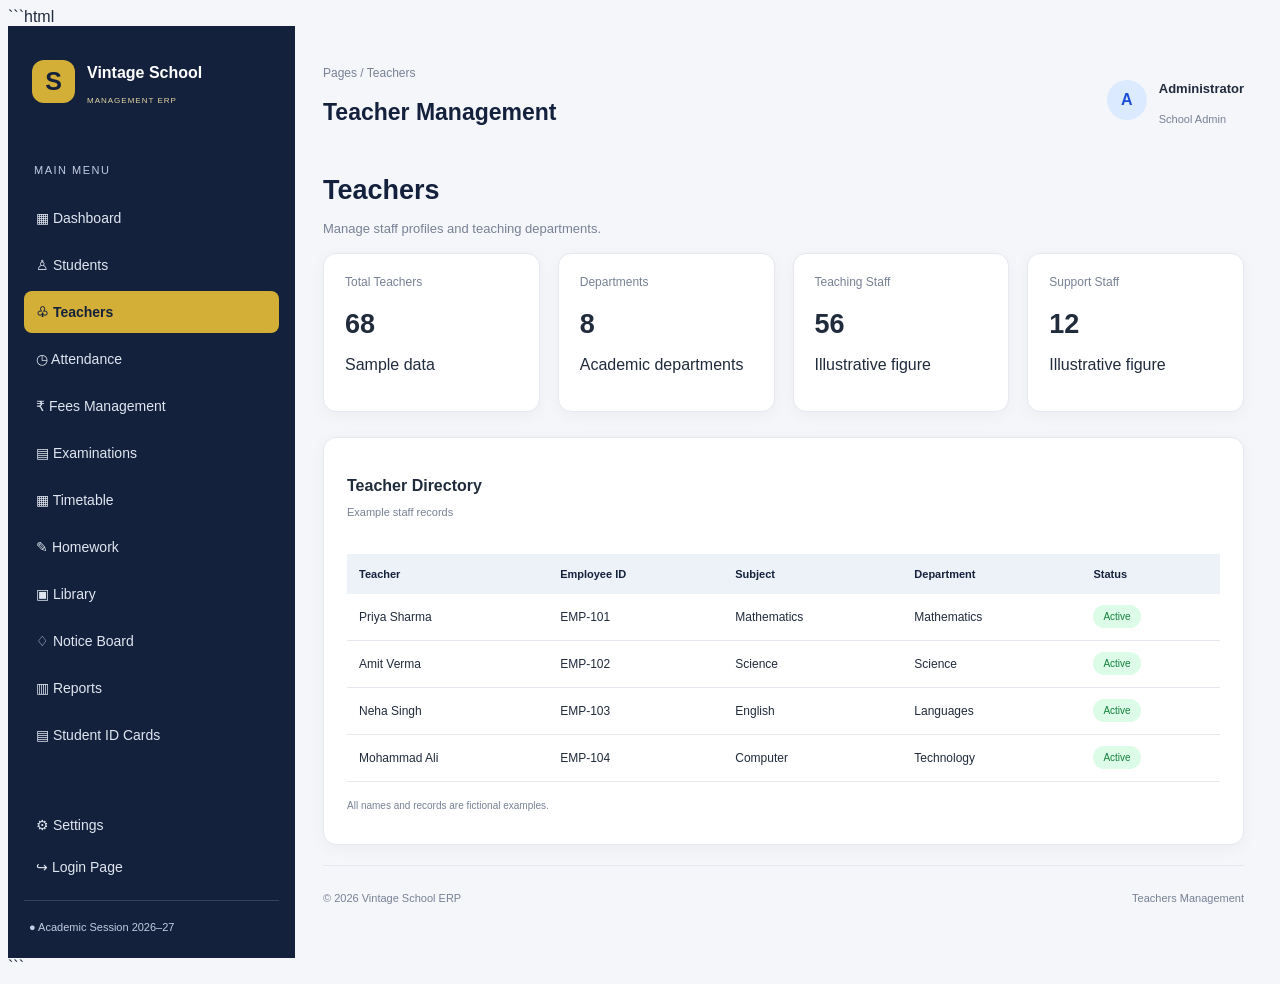
<file: teachers.html>
```html
<!DOCTYPE html>
<html lang="en">
<head>
    <meta charset="UTF-8">
    <meta name="viewport" content="width=device-width, initial-scale=1.0">
    <title>Teachers | Vintage School ERP</title>
    <link rel="stylesheet" href="style.css">
</head>
<body>
<div class="layout">
    <aside class="sidebar">
        <div class="brand">
            <div class="brand-icon">S</div>
            <div><h2>Vintage School</h2><p>MANAGEMENT ERP</p></div>
        </div>
        <p class="menu-title">MAIN MENU</p>
        <nav class="navigation">
            <a href="index.html">▦ Dashboard</a>
            <a href="students.html">♙ Students</a>
            <a href="teachers.html" class="active">♧ Teachers</a>
            <a href="attendance.html">◷ Attendance</a>
            <a href="fees.html">₹ Fees Management</a>
            <a href="examinations.html">▤ Examinations</a>
            <a href="timetable.html">▦ Timetable</a>
            <a href="homework.html">✎ Homework</a>
            <a href="library.html">▣ Library</a>
            <a href="notices.html">♢ Notice Board</a>
            <a href="reports.html">▥ Reports</a>
            <a href="id-cards.html">▤ Student ID Cards</a>
        </nav>
        <div class="sidebar-bottom">
            <a href="settings.html">⚙ Settings</a>
            <a href="login.html">↪ Login Page</a>
            <div class="school-status">● Academic Session 2026–27</div>
        </div>
    </aside>

    <main class="main-content">
        <header class="topbar">
            <div><p class="breadcrumb">Pages / Teachers</p><h2>Teacher Management</h2></div>
            <div class="profile"><div class="avatar">A</div><div><h4>Administrator</h4><p>School Admin</p></div></div>
        </header>

        <section class="page-intro">
            <div><h1>Teachers</h1><p>Manage staff profiles and teaching departments.</p></div>
        </section>

        <section class="stats-grid">
            <div class="stat-card"><div class="stat-top">Total Teachers</div><h2>68</h2><p>Sample data</p></div>
            <div class="stat-card"><div class="stat-top">Departments</div><h2>8</h2><p>Academic departments</p></div>
            <div class="stat-card"><div class="stat-top">Teaching Staff</div><h2>56</h2><p>Illustrative figure</p></div>
            <div class="stat-card"><div class="stat-top">Support Staff</div><h2>12</h2><p>Illustrative figure</p></div>
        </section>

        <section class="panel">
            <div class="panel-heading"><div><h3>Teacher Directory</h3><p>Example staff records</p></div></div>
            <div class="table-wrapper">
                <table>
                    <thead><tr><th>Teacher</th><th>Employee ID</th><th>Subject</th><th>Department</th><th>Status</th></tr></thead>
                    <tbody>
                        <tr><td>Priya Sharma</td><td>EMP-101</td><td>Mathematics</td><td>Mathematics</td><td><span class="badge present">Active</span></td></tr>
                        <tr><td>Amit Verma</td><td>EMP-102</td><td>Science</td><td>Science</td><td><span class="badge present">Active</span></td></tr>
                        <tr><td>Neha Singh</td><td>EMP-103</td><td>English</td><td>Languages</td><td><span class="badge present">Active</span></td></tr>
                        <tr><td>Mohammad Ali</td><td>EMP-104</td><td>Computer</td><td>Technology</td><td><span class="badge present">Active</span></td></tr>
                    </tbody>
                </table>
            </div>
            <p class="small-note">All names and records are fictional examples.</p>
        </section>

        <footer><p>© 2026 Vintage School ERP</p><p>Teachers Management</p></footer>
    </main>
</div>
</body>
</html>
```
</file>
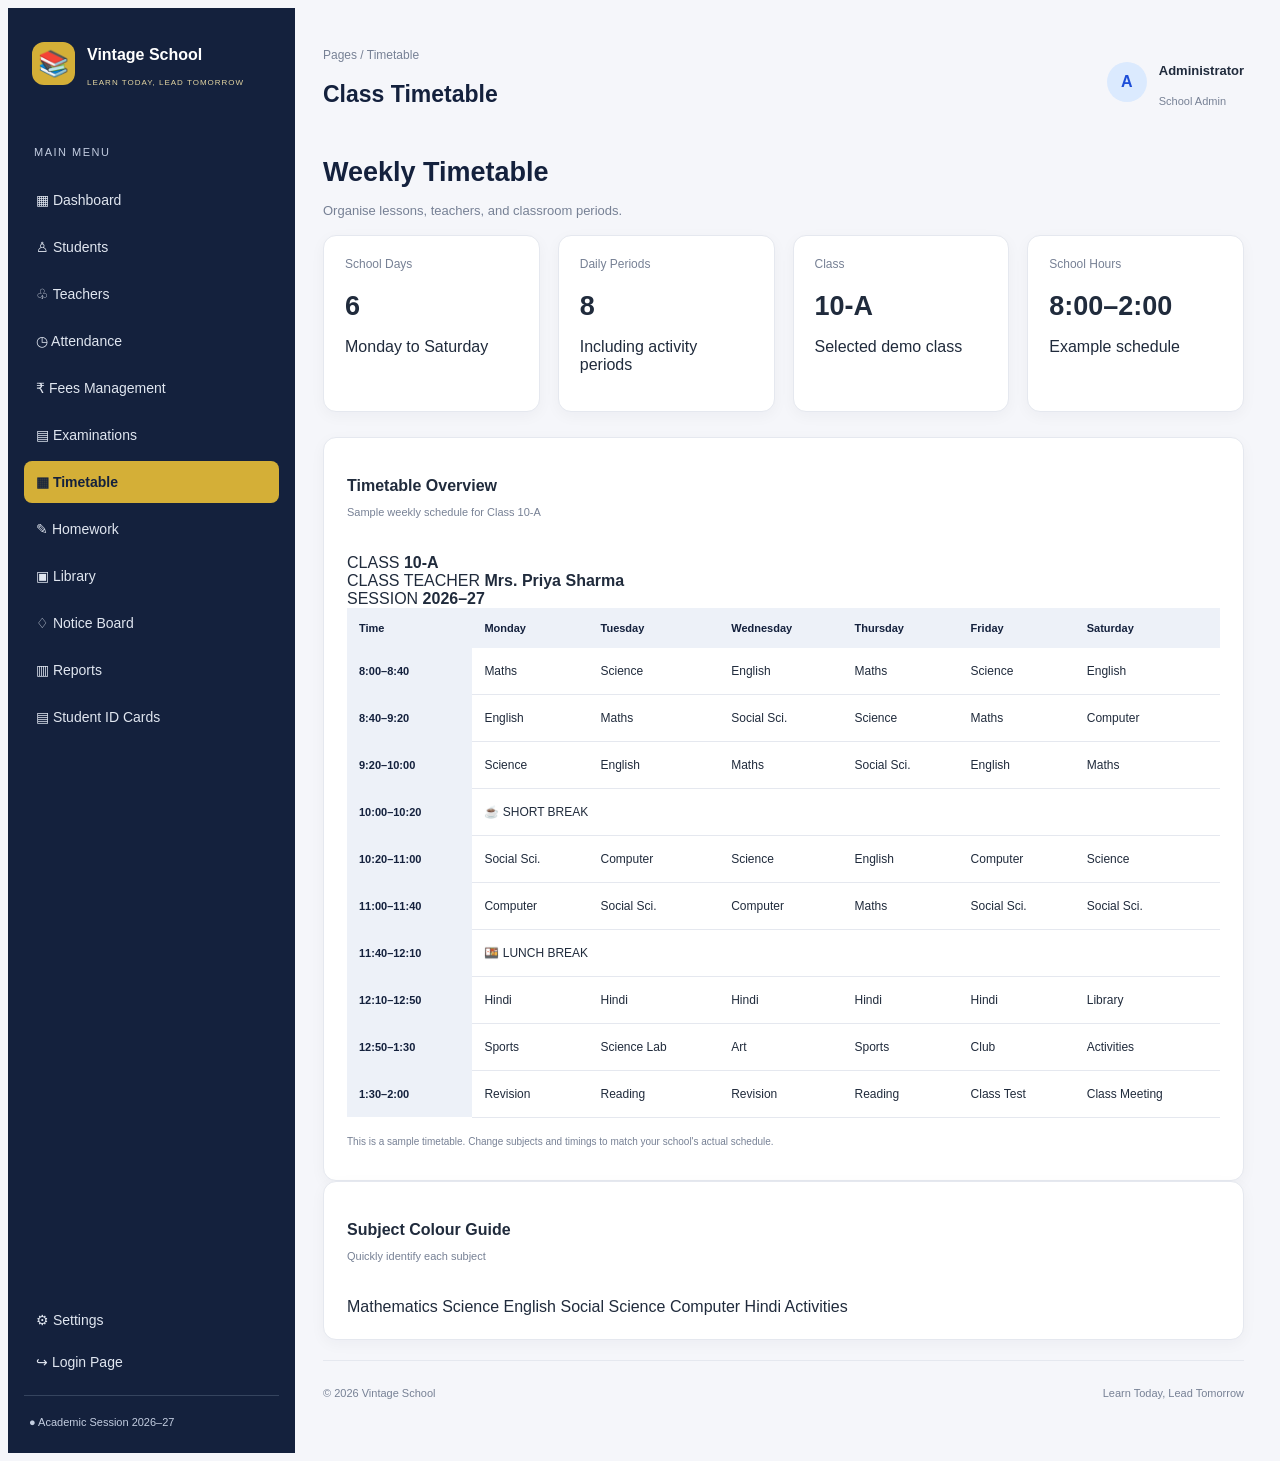
<file: timetable.html>
<!DOCTYPE html>
<html lang="en">
<head>
    <meta charset="UTF-8">
    <meta name="viewport" content="width=device-width, initial-scale=1.0">
    <title>Timetable | Vintage School</title>
    <link rel="stylesheet" href="style.css">
</head>
<body>

<div class="layout">

    <!-- SIDEBAR -->
    <aside class="sidebar">
        <div class="brand">
            <div class="brand-icon">📚</div>
            <div>
                <h2>Vintage School</h2>
                <p>LEARN TODAY, LEAD TOMORROW</p>
            </div>
        </div>

        <p class="menu-title">MAIN MENU</p>

        <nav class="navigation">
            <a href="index.html">▦ Dashboard</a>
            <a href="students.html">♙ Students</a>
            <a href="teachers.html">♧ Teachers</a>
            <a href="attendance.html">◷ Attendance</a>
            <a href="fees.html">₹ Fees Management</a>
            <a href="examinations.html">▤ Examinations</a>
            <a href="timetable.html" class="active">▦ Timetable</a>
            <a href="homework.html">✎ Homework</a>
            <a href="library.html">▣ Library</a>
            <a href="notices.html">♢ Notice Board</a>
            <a href="reports.html">▥ Reports</a>
            <a href="id-cards.html">▤ Student ID Cards</a>
        </nav>

        <div class="sidebar-bottom">
            <a href="settings.html">⚙ Settings</a>
            <a href="login.html">↪ Login Page</a>
            <div class="school-status">
                ● Academic Session 2026–27
            </div>
        </div>
    </aside>

    <!-- MAIN CONTENT -->
    <main class="main-content">

        <header class="topbar">
            <div>
                <p class="breadcrumb">Pages / Timetable</p>
                <h2>Class Timetable</h2>
            </div>

            <div class="profile">
                <div class="avatar">A</div>
                <div>
                    <h4>Administrator</h4>
                    <p>School Admin</p>
                </div>
            </div>
        </header>

        <section class="page-intro">
            <div>
                <h1>Weekly Timetable</h1>
                <p>Organise lessons, teachers, and classroom periods.</p>
            </div>
        </section>

        <!-- SUMMARY CARDS -->
        <section class="stats-grid">
            <div class="stat-card">
                <div class="stat-top">School Days</div>
                <h2>6</h2>
                <p>Monday to Saturday</p>
            </div>

            <div class="stat-card">
                <div class="stat-top">Daily Periods</div>
                <h2>8</h2>
                <p>Including activity periods</p>
            </div>

            <div class="stat-card">
                <div class="stat-top">Class</div>
                <h2>10-A</h2>
                <p>Selected demo class</p>
            </div>

            <div class="stat-card">
                <div class="stat-top">School Hours</div>
                <h2>8:00–2:00</h2>
                <p>Example schedule</p>
            </div>
        </section>

        <!-- CLASS SELECTOR -->
        <section class="panel">
            <div class="panel-heading">
                <div>
                    <h3>Timetable Overview</h3>
                    <p>Sample weekly schedule for Class 10-A</p>
                </div>
            </div>

            <div class="timetable-info">
                <div>
                    <span>CLASS</span>
                    <strong>10-A</strong>
                </div>
                <div>
                    <span>CLASS TEACHER</span>
                    <strong>Mrs. Priya Sharma</strong>
                </div>
                <div>
                    <span>SESSION</span>
                    <strong>2026–27</strong>
                </div>
            </div>

            <!-- WEEKLY TIMETABLE -->
            <div class="table-wrapper">
                <table class="weekly-table">
                    <thead>
                        <tr>
                            <th>Time</th>
                            <th>Monday</th>
                            <th>Tuesday</th>
                            <th>Wednesday</th>
                            <th>Thursday</th>
                            <th>Friday</th>
                            <th>Saturday</th>
                        </tr>
                    </thead>

                    <tbody>
                        <tr>
                            <th>8:00–8:40</th>
                            <td><span class="subject math">Maths</span></td>
                            <td><span class="subject science">Science</span></td>
                            <td><span class="subject english">English</span></td>
                            <td><span class="subject math">Maths</span></td>
                            <td><span class="subject science">Science</span></td>
                            <td><span class="subject english">English</span></td>
                        </tr>

                        <tr>
                            <th>8:40–9:20</th>
                            <td><span class="subject english">English</span></td>
                            <td><span class="subject math">Maths</span></td>
                            <td><span class="subject social">Social Sci.</span></td>
                            <td><span class="subject science">Science</span></td>
                            <td><span class="subject math">Maths</span></td>
                            <td><span class="subject computer">Computer</span></td>
                        </tr>

                        <tr>
                            <th>9:20–10:00</th>
                            <td><span class="subject science">Science</span></td>
                            <td><span class="subject english">English</span></td>
                            <td><span class="subject math">Maths</span></td>
                            <td><span class="subject social">Social Sci.</span></td>
                            <td><span class="subject english">English</span></td>
                            <td><span class="subject math">Maths</span></td>
                        </tr>

                        <tr class="break-row">
                            <th>10:00–10:20</th>
                            <td colspan="6">☕ SHORT BREAK</td>
                        </tr>

                        <tr>
                            <th>10:20–11:00</th>
                            <td><span class="subject social">Social Sci.</span></td>
                            <td><span class="subject computer">Computer</span></td>
                            <td><span class="subject science">Science</span></td>
                            <td><span class="subject english">English</span></td>
                            <td><span class="subject computer">Computer</span></td>
                            <td><span class="subject science">Science</span></td>
                        </tr>

                        <tr>
                            <th>11:00–11:40</th>
                            <td><span class="subject computer">Computer</span></td>
                            <td><span class="subject social">Social Sci.</span></td>
                            <td><span class="subject computer">Computer</span></td>
                            <td><span class="subject math">Maths</span></td>
                            <td><span class="subject social">Social Sci.</span></td>
                            <td><span class="subject social">Social Sci.</span></td>
                        </tr>

                        <tr class="break-row">
                            <th>11:40–12:10</th>
                            <td colspan="6">🍱 LUNCH BREAK</td>
                        </tr>

                        <tr>
                            <th>12:10–12:50</th>
                            <td><span class="subject hindi">Hindi</span></td>
                            <td><span class="subject hindi">Hindi</span></td>
                            <td><span class="subject hindi">Hindi</span></td>
                            <td><span class="subject hindi">Hindi</span></td>
                            <td><span class="subject hindi">Hindi</span></td>
                            <td><span class="subject activity">Library</span></td>
                        </tr>

                        <tr>
                            <th>12:50–1:30</th>
                            <td><span class="subject activity">Sports</span></td>
                            <td><span class="subject science">Science Lab</span></td>
                            <td><span class="subject activity">Art</span></td>
                            <td><span class="subject activity">Sports</span></td>
                            <td><span class="subject activity">Club</span></td>
                            <td><span class="subject activity">Activities</span></td>
                        </tr>

                        <tr>
                            <th>1:30–2:00</th>
                            <td><span class="subject activity">Revision</span></td>
                            <td><span class="subject activity">Reading</span></td>
                            <td><span class="subject activity">Revision</span></td>
                            <td><span class="subject activity">Reading</span></td>
                            <td><span class="subject activity">Class Test</span></td>
                            <td><span class="subject activity">Class Meeting</span></td>
                        </tr>
                    </tbody>
                </table>
            </div>

            <p class="small-note">
                This is a sample timetable. Change subjects and timings
                to match your school's actual schedule.
            </p>
        </section>

        <!-- SUBJECT LEGEND -->
        <section class="panel">
            <div class="panel-heading">
                <div>
                    <h3>Subject Colour Guide</h3>
                    <p>Quickly identify each subject</p>
                </div>
            </div>

            <div class="subject-legend">
                <span><i class="legend-dot math-dot"></i> Mathematics</span>
                <span><i class="legend-dot science-dot"></i> Science</span>
                <span><i class="legend-dot english-dot"></i> English</span>
                <span><i class="legend-dot social-dot"></i> Social Science</span>
                <span><i class="legend-dot computer-dot"></i> Computer</span>
                <span><i class="legend-dot hindi-dot"></i> Hindi</span>
                <span><i class="legend-dot activity-dot"></i> Activities</span>
            </div>
        </section>

        <footer>
            <p>© 2026 Vintage School</p>
            <p>Learn Today, Lead Tomorrow</p>
        </footer>

    </main>
</div>

</body>
</html>
</file>
<file: style.css>
```css
/* GENERAL SETTINGS */

* {
    margin: 0;
    padding: 0;
    box-sizing: border-box;
}

:root {
    --navy: #14213d;
    --blue: #2563eb;
    --background: #f5f7fb;
    --white: #ffffff;
    --text: #1f2937;
    --muted: #7b8496;
    --border: #e8edf4;
}

body {
    font-family: Arial, Helvetica, sans-serif;
    background: var(--background);
    color: var(--text);
}

a {
    text-decoration: none;
    color: inherit;
}


/* MAIN LAYOUT */

.layout {
    display: flex;
    min-height: 100vh;
}


/* SIDEBAR */

.sidebar {
    width: 255px;
    background: var(--navy);
    color: white;
    padding: 25px 16px;
    display: flex;
    flex-direction: column;
    flex-shrink: 0;
}

.brand {
    display: flex;
    align-items: center;
    gap: 12px;
    padding: 0 8px 30px;
}

.brand-icon {
    width: 43px;
    height: 43px;
    background: #3b82f6;
    border-radius: 12px;
    display: grid;
    place-items: center;
    font-size: 25px;
    font-weight: bold;
}

.brand h2 {
    font-size: 18px;
}

.brand p {
    color: #aab6cc;
    font-size: 9px;
    letter-spacing: 1.5px;
    margin-top: 5px;
}

.menu-title {
    color: #93a4c0;
    font-size: 11px;
    letter-spacing: 1.5px;
    padding: 10px;
}

.navigation {
    display: flex;
    flex-direction: column;
    gap: 5px;
}

.navigation a,
.sidebar-bottom a {
    display: block;
    padding: 13px 12px;
    border-radius: 8px;
    color: #d7deeb;
    font-size: 14px;
    transition: 0.2s;
}

.navigation a:hover,
.sidebar-bottom a:hover {
    background: #243653;
    color: white;
}

.navigation a.active {
    background: #2563eb;
    color: white;
    font-weight: bold;
}

.sidebar-bottom {
    margin-top: auto;
    padding-top: 25px;
}

.school-status {
    border-top: 1px solid #35445e;
    padding: 20px 5px 0;
    margin-top: 12px;
    color: #c3cde0;
    font-size: 11px;
}

.status-dot {
    display: inline-block;
    width: 8px;
    height: 8px;
    background: #4ade80;
    border-radius: 50%;
    margin-right: 5px;
}


/* MAIN CONTENT */

.main-content {
    flex: 1;
    min-width: 0;
    padding: 28px;
}


/* TOPBAR */

.topbar {
    display: flex;
    justify-content: space-between;
    align-items: center;
    gap: 20px;
    margin-bottom: 30px;
}

.breadcrumb {
    color: var(--muted);
    font-size: 12px;
    margin-bottom: 8px;
}

.topbar h2 {
    font-size: 23px;
}

.profile {
    display: flex;
    align-items: center;
    gap: 12px;
}

.profile h4 {
    font-size: 13px;
}

.profile p {
    color: var(--muted);
    font-size: 11px;
    margin-top: 4px;
}

.notification {
    background: white;
    border: 1px solid var(--border);
    border-radius: 10px;
    padding: 11px;
}

.avatar {
    width: 40px;
    height: 40px;
    background: #dbeafe;
    color: #1d4ed8;
    border-radius: 50%;
    display: grid;
    place-items: center;
    font-weight: bold;
}


/* WELCOME */

.welcome {
    background: linear-gradient(120deg, #1d4ed8, #477cf4);
    color: white;
    border-radius: 16px;
    padding: 28px;
    display: flex;
    justify-content: space-between;
    align-items: center;
    gap: 20px;
    margin-bottom: 25px;
}

.welcome-label {
    font-size: 11px;
    letter-spacing: 1.5px;
    color: #dbeafe;
    margin-bottom: 12px;
}

.welcome h1 {
    font-size: 25px;
    margin-bottom: 10px;
}

.welcome p {
    font-size: 13px;
    color: #e5edff;
    line-height: 1.6;
}

.primary-button {
    background: white;
    color: #1d4ed8;
    padding: 13px 17px;
    border-radius: 9px;
    font-size: 12px;
    font-weight: bold;
    white-space: nowrap;
}

.primary-button:hover {
    background: #eff6ff;
}


/* STATISTICS */

.stats-grid {
    display: grid;
    grid-template-columns: repeat(4, minmax(0, 1fr));
    gap: 18px;
    margin-bottom: 25px;
}

.stat-card {
    background: white;
    padding: 21px;
    border: 1px solid var(--border);
    border-radius: 13px;
    box-shadow: 0 3px 12px rgba(20, 33, 61, 0.025);
}

.stat-top {
    display: flex;
    align-items: center;
    justify-content: space-between;
    gap: 8px;
    font-size: 12px;
    color: var(--muted);
}

.stat-icon {
    width: 37px;
    height: 37px;
    display: grid;
    place-items: center;
    border-radius: 10px;
    font-size: 19px;
}

.blue {
    background: #e8f0ff;
    color: #2563eb;
}

.purple {
    background: #f0eaff;
    color: #7c3aed;
}

.green {
    background: #dcfce7;
    color: #15803d;
}

.orange {
    background: #ffedd5;
    color: #c2410c;
}

.stat-card h2 {
    font-size: 27px;
    margin: 20px 0 10px;
}

.positive {
    color: #15803d;
    font-size: 11px;
}


/* DASHBOARD PANELS */

.dashboard-grid {
    display: grid;
    grid-template-columns: 1fr 1fr;
    gap: 20px;
    margin-bottom: 25px;
}

.panel {
    background: white;
    border: 1px solid var(--border);
    border-radius: 13px;
    padding: 23px;
    min-width: 0;
}

.panel-heading {
    display: flex;
    justify-content: space-between;
    align-items: center;
    gap: 12px;
    margin-bottom: 25px;
}

.panel-heading h3 {
    font-size: 16px;
    margin-bottom: 7px;
}

.panel-heading p {
    color: var(--muted);
    font-size: 11px;
}

.panel-heading > a {
    color: var(--blue);
    font-size: 11px;
    font-weight: bold;
    white-space: nowrap;
}


/* ATTENDANCE */

.attendance-summary {
    display: flex;
    gap: 35px;
    margin-bottom: 28px;
}

.attendance-number h2 {
    font-size: 25px;
    color: #1d4ed8;
    margin-bottom: 7px;
}

.attendance-number p {
    color: var(--muted);
    font-size: 11px;
}

.progress-label {
    display: flex;
    justify-content: space-between;
    font-size: 12px;
    margin: 18px 0 9px;
}

.progress-bar {
    height: 8px;
    border-radius: 10px;
    background: #e9eef7;
    overflow: hidden;
}

.progress-fill {
    height: 100%;
    background: #2563eb;
    border-radius: 10px;
}

.absent-fill {
    background: #f97316;
}

.small-note {
    margin-top: 18px;
    font-size: 10px;
    color: var(--muted);
}


/* NOTICES */

.notice-item {
    display: flex;
    gap: 13px;
    padding: 14px 0;
    border-bottom: 1px solid var(--border);
}

.notice-item:last-child {
    border-bottom: none;
}

.notice-icon {
    width: 39px;
    height: 39px;
    flex-shrink: 0;
    border-radius: 10px;
    display: grid;
    place-items: center;
}

.notice-item h4 {
    font-size: 13px;
    margin-bottom: 6px;
}

.notice-item p {
    color: var(--muted);
    font-size: 11px;
    line-height: 1.5;
    margin-bottom: 7px;
}

.notice-item span {
    color: #2563eb;
    font-size: 10px;
}


/* STUDENT TABLE */

.students-panel {
    margin-bottom: 25px;
}

.table-wrapper {
    overflow-x: auto;
}

table {
    width: 100%;
    border-collapse: collapse;
    text-align: left;
    white-space: nowrap;
}

th {
    background: #f8fafc;
    color: #758096;
    font-size: 11px;
    font-weight: normal;
    padding: 14px 12px;
}

td {
    padding: 16px 12px;
    font-size: 12px;
    border-bottom: 1px solid var(--border);
}

.student-name {
    display: flex;
    align-items: center;
    gap: 10px;
}

.student-avatar {
    width: 32px;
    height: 32px;
    border-radius: 50%;
    background: #dbeafe;
    color: #1d4ed8;
    display: grid;
    place-items: center;
    font-size: 10px;
    font-weight: bold;
}

.student-avatar.purple {
    background: #ede9fe;
    color: #6d28d9;
}

.student-avatar.orange {
    background: #ffedd5;
    color: #c2410c;
}

.badge {
    padding: 6px 10px;
    border-radius: 20px;
    font-size: 10px;
}

.badge.present {
    color: #15803d;
    background: #dcfce7;
}


/* FOOTER */

footer {
    display: flex;
    justify-content: space-between;
    gap: 15px;
    padding: 15px 0;
    color: var(--muted);
    font-size: 11px;
}


/* RESPONSIVE DESIGN */

@media (max-width: 1100px) {

    .sidebar {
        width: 220px;
    }

    .main-content {
        padding: 20px;
    }

    .stats-grid {
        grid-template-columns: repeat(2, minmax(0, 1fr));
    }

    .welcome h1 {
        font-size: 21px;
    }

}

@media (max-width: 760px) {

    .layout {
        display: block;
    }

    .sidebar {
        width: 100%;
        padding: 15px;
    }

    .brand {
        padding-bottom: 15px;
    }

    .navigation {
        display: grid;
        grid-template-columns: repeat(2, minmax(0, 1fr));
    }

    .navigation a {
        font-size: 12px;
        padding: 11px 8px;
    }

    .menu-title {
        padding-left: 5px;
    }

    .sidebar-bottom {
        margin-top: 10px;
        padding-top: 10px;
    }

    .school-status {
        padding-top: 12px;
    }

    .main-content {
        padding: 16px;
    }

    .topbar {
        align-items: flex-start;
    }

    .topbar h2 {
        font-size: 19px;
    }

    .profile {
        gap: 7px;
    }

    .profile h4 {
        font-size: 11px;
    }

    .profile p,
    .notification {
        display: none;
    }

    .welcome {
        flex-direction: column;
        align-items: flex-start;
        padding: 22px;
    }

    .welcome h1 {
        font-size: 21px;
    }

    .stats-grid {
        gap: 12px;
    }

    .stat-card {
        padding: 15px;
    }

    .stat-card h2 {
        font-size: 23px;
    }

    .stat-top {
        font-size: 11px;
    }

    .dashboard-grid {
        grid-template-columns: 1fr;
    }

    .panel {
        padding: 16px;
    }

    .attendance-summary {
        gap: 25px;
    }

    footer {
        flex-direction: column;
    }

}
```
```css
/* STUDENT PAGE */

.page-intro {
    display: flex;
    justify-content: space-between;
    align-items: center;
    gap: 20px;
    margin-bottom: 25px;
}

.page-intro h1 {
    font-size: 27px;
    margin-bottom: 10px;
}

.page-intro p {
    color: var(--muted);
    font-size: 13px;
    line-height: 1.6;
}

.student-tools {
    display: flex;
    flex-wrap: wrap;
    gap: 12px;
    margin-bottom: 25px;
}

.search-box {
    display: flex;
    flex: 1;
    min-width: 220px;
    gap: 8px;
}

.search-box input,
.student-tools select,
.form-field input,
.form-field select {
    border: 1px solid var(--border);
    border-radius: 8px;
    padding: 12px;
    background: white;
    color: var(--text);
    font: inherit;
    font-size: 12px;
    min-width: 0;
}

.search-box input {
    flex: 1;
    width: 100%;
}

.search-box button {
    background: var(--blue);
    color: white;
    border: none;
    border-radius: 8px;
    padding: 0 18px;
    cursor: pointer;
}

.student-tools select {
    min-width: 130px;
}

.view-link {
    color: var(--blue);
    font-weight: bold;
}

.view-link:hover {
    text-decoration: underline;
}


/* ADD STUDENT FORM */

.add-student-panel {
    margin-top: 25px;
}

.student-form {
    display: grid;
    grid-template-columns: repeat(2, minmax(0, 1fr));
    gap: 22px;
}

.form-field {
    display: flex;
    flex-direction: column;
    gap: 9px;
}

.form-field label {
    font-size: 12px;
    font-weight: bold;
    color: #475569;
}

.form-field input,
.form-field select {
    width: 100%;
    min-height: 42px;
}

.form-field input:focus,
.form-field select:focus,
.search-box input:focus {
    outline: 2px solid #bfdbfe;
    border-color: var(--blue);
}

.form-actions {
    grid-column: 1 / -1;
    display: flex;
    justify-content: flex-end;
    gap: 12px;
    padding-top: 5px;
}

.secondary-button {
    background: white;
    color: #475569;
    border: 1px solid var(--border);
    border-radius: 8px;
    padding: 12px 18px;
    cursor: pointer;
    font-size: 12px;
}

.form-actions .primary-button {
    border: none;
    cursor: pointer;
    font-size: 12px;
}

@media (max-width: 760px) {

    .page-intro {
        align-items: flex-start;
        flex-direction: column;
    }

    .student-tools {
        flex-direction: column;
    }

    .search-box {
        min-width: 0;
    }

    .student-tools select {
        width: 100%;
    }

    .student-form {
        grid-template-columns: 1fr;
    }

    .form-actions {
        grid-column: auto;
        flex-wrap: wrap;
    }

}
```
```css
/* SHARED PAGE STYLES */

.page-intro {
    display: flex;
    justify-content: space-between;
    align-items: center;
    gap: 20px;
    margin-bottom: 25px;
}

.page-intro h1 {
    font-size: 27px;
    margin-bottom: 10px;
}

.page-intro p {
    color: var(--muted);
    font-size: 13px;
    line-height: 1.6;
}

.badge.absent {
    background: #fee2e2;
    color: #b91c1c;
}

@media (max-width: 760px) {
    .page-intro {
        align-items: flex-start;
        flex-direction: column;
    }
}
```

/* FEES MANAGEMENT */

.fee-overview {
    margin-bottom: 25px;
}

.fee-percentage {
    color: #15803d;
    background: #dcfce7;
    border-radius: 8px;
    padding: 9px 12px;
    font-size: 13px;
    font-weight: bold;
}

.fee-progress {
    height: 13px;
    background: #e9eef7;
    border-radius: 20px;
    overflow: hidden;
}

.fee-progress-fill {
    height: 100%;
    width: 67.2%;
    background: linear-gradient(90deg, #2563eb, #60a5fa);
    border-radius: 20px;
}

.fee-progress-labels {
    display: flex;
    justify-content: space-between;
    gap: 12px;
    margin-top: 13px;
    color: #64748b;
    font-size: 12px;
}

.badge.partial {
    background: #fef3c7;
    color: #92400e;
}

@media (max-width: 500px) {
    .fee-progress-labels {
        flex-direction: column;
    }
}

/* EXAMINATION REPORT CARD */

.report-panel {
    margin-top: 25px;
}

.report-heading {
    display: flex;
    justify-content: center;
    align-items: center;
    gap: 15px;
    text-align: left;
    padding-bottom: 22px;
    border-bottom: 2px solid #dbeafe;
}

.report-logo {
    width: 55px;
    height: 55px;
    background: #1d4ed8;
    color: white;
    display: grid;
    place-items: center;
    border-radius: 12px;
    font-size: 30px;
    font-weight: bold;
}

.report-heading h2 {
    color: #14213d;
    font-size: 22px;
}

.report-heading p {
    color: #64748b;
    font-size: 10px;
    letter-spacing: 1.5px;
    margin-top: 6px;
}

.report-session {
    display: flex;
    justify-content: space-between;
    gap: 12px;
    flex-wrap: wrap;
    padding: 18px 0;
    font-size: 12px;
    font-weight: bold;
}

.report-student-info {
    display: grid;
    grid-template-columns: 1fr 1fr;
    gap: 15px;
    background: #f8fafc;
    border: 1px solid #e8edf4;
    border-radius: 10px;
    padding: 18px;
    margin-bottom: 20px;
    font-size: 12px;
}

.report-summary {
    display: grid;
    grid-template-columns: repeat(3, 1fr);
    gap: 12px;
    margin-top: 22px;
}

.report-summary > div {
    background: #f8fafc;
    border: 1px solid #e8edf4;
    border-radius: 10px;
    padding: 17px;
    text-align: center;
}

.report-summary span {
    color: #64748b;
    font-size: 11px;
}

.report-summary h3 {
    margin-top: 10px;
    font-size: 19px;
    color: #1d4ed8;
}

.report-summary .result-pass {
    color: #15803d;
}

.report-note {
    color: #64748b;
    font-size: 11px;
    margin-top: 20px;
}

.print-button {
    display: inline-block;
    margin-top: 18px;
    border: none;
    cursor: pointer;
}

@media print {
    body {
        background: white;
    }

    .sidebar,
    .topbar,
    .page-intro,
    .stats-grid,
    .main-content > .panel:not(.report-panel),
    footer,
    .print-button {
        display: none !important;
    }

    .layout,
    .main-content {
        display: block;
        padding: 0;
        margin: 0;
    }

    .report-panel {
        border: none;
        box-shadow: none;
        margin: 0;
        padding: 15px;
    }

    .report-panel .report-note {
        color: #333;
    }
}

@media (max-width: 500px) {
    .report-student-info {
        grid-template-columns: 1fr;
    }

    .report-summary {
        grid-template-columns: 1fr;
    }

    .report-heading h2 {
        font-size: 18px;
    }
}

/* ==================================
   VINTAGE SCHOOL - ROYAL BLUE & GOLD
   ================================== */

:root {
    --navy: #14213d;
    --blue: #1d3557;
    --royal: #244b83;
    --gold: #d4af37;
    --background: #f5f6fa;
    --white: #ffffff;
    --text: #202b3c;
    --muted: #778195;
    --border: #e5e8ef;
}

/* PAGE BACKGROUND */

body {
    background: var(--background);
    color: var(--text);
    font-family: Arial, Helvetica, sans-serif;
}

/* SIDEBAR */

.sidebar {
    background: var(--navy);
    color: white;
}

.brand {
    gap: 12px;
}

.brand-icon {
    background: var(--gold);
    color: var(--navy);
    border-radius: 12px;
    font-weight: bold;
}

.brand h2 {
    color: white;
    font-size: 16px;
    white-space: nowrap;
}

.brand p {
    color: #e3d5a2;
    font-size: 8px;
    letter-spacing: 1px;
}

.menu-title {
    color: #c2cce0;
}

.navigation a,
.sidebar-bottom a {
    color: #e0e6f0;
    transition: background 0.2s, color 0.2s;
}

.navigation a:hover,
.sidebar-bottom a:hover {
    background: #243653;
    color: var(--gold);
}

.navigation a.active {
    background: var(--gold);
    color: var(--navy);
    font-weight: bold;
}

/* MAIN HEADINGS */

.topbar h2,
.page-intro h1 {
    color: var(--navy);
}

/* WELCOME BANNER */

.welcome {
    background: linear-gradient(120deg, #14213d, #244b83);
    border-left: 5px solid var(--gold);
}

.welcome-label {
    color: #f0d98b;
}

/* BUTTONS */

.primary-button {
    background: var(--gold);
    color: var(--navy);
    border-radius: 8px;
    font-weight: bold;
    transition: background 0.2s;
}

.primary-button:hover {
    background: #e6c85c;
    color: var(--navy);
}

/* DASHBOARD CARDS */

.stat-card,
.panel {
    background: var(--white);
    border: 1px solid var(--border);
    border-radius: 13px;
    box-shadow: 0 4px 15px rgba(20, 33, 61, 0.04);
}

.stat-icon.blue {
    background: #e7eef9;
    color: var(--royal);
}

.stat-icon.purple {
    background: #eee9fa;
    color: #7045a1;
}

/* LINKS */

.panel-heading > a,
.view-link {
    color: var(--royal);
}

.panel-heading > a:hover,
.view-link:hover {
    color: #a17b10;
}

/* TABLES */

th {
    background: #edf1f8;
    color: var(--navy);
    font-weight: bold;
}

td {
    border-bottom: 1px solid var(--border);
}

tbody tr:hover {
    background: #faf8f0;
}

/* REPORT CARD */

.report-heading {
    border-bottom: 3px solid var(--gold);
}

.report-logo {
    background: var(--navy);
    color: var(--gold);
}

.report-heading h2 {
    color: var(--navy);
}

/* FORM FIELDS */

.search-box input:focus,
.form-field input:focus,
.form-field select:focus {
    outline: 2px solid #e9d99f;
    border-color: var(--gold);
}

/* FOOTER */

footer {
    border-top: 1px solid var(--border);
    margin-top: 20px;
}

/* MOBILE */

@media (max-width: 760px) {
    .brand h2 {
        font-size: 16px;
    }

    .navigation a.active {
        background: var(--gold);
        color: var(--navy);
    }
}

/* VINTAGE SCHOOL - HOMEWORK */

.full-width {
    grid-column: 1 / -1;
}

.form-field textarea {
    width: 100%;
    padding: 12px;
    border: 1px solid #dbe1eb;
    border-radius: 8px;
    font: inherit;
    font-size: 13px;
    resize: vertical;
    box-sizing: border-box;
    background: #ffffff;
    color: #202b3c;
}

.form-field textarea:focus {
    outline: 2px solid #e9d99f;
    border-color: #d4af37;
}

.badge.partial {
    background: #fef3c7;
    color: #92400e;
}

@media (max-width: 600px) {
    .full-width {
        grid-column: auto;
    }
}

/* VINTAGE SCHOOL - LIBRARY */

#add-book {
    scroll-margin-top: 20px;
}

#add-book .form-field input,
#add-book .form-field select {
    width: 100%;
    box-sizing: border-box;
}

#add-book .form-field input:focus,
#add-book .form-field select:focus {
    outline: 2px solid #e9d99f;
    border-color: #d4af37;
}

#add-book .form-actions {
    display: flex;
    align-items: center;
    gap: 12px;
    flex-wrap: wrap;
}

@media (max-width: 600px) {
    #add-book .form-actions {
        flex-direction: column;
        align-items: stretch;
    }
}

/* VINTAGE SCHOOL - NOTICE BOARD */

.featured-notice {
    background: linear-gradient(120deg, #14213d, #244b83);
    color: #ffffff;
    border-left: 5px solid #d4af37;
    padding: 25px;
}

.featured-notice h2 {
    color: #ffffff;
    margin: 12px 0;
}

.featured-notice p {
    color: #e0e7f1;
    line-height: 1.7;
}

.featured-label {
    color: #f0d98b;
    font-size: 11px;
    font-weight: bold;
    letter-spacing: 1px;
}

.notice-meta {
    display: flex;
    flex-wrap: wrap;
    gap: 12px 25px;
    margin-top: 18px;
    color: #d7dfec;
    font-size: 11px;
}

.notice-list {
    display: flex;
    flex-direction: column;
}

.notice-item {
    display: flex;
    gap: 18px;
    padding: 20px 0;
    border-bottom: 1px solid #e5e8ef;
}

.notice-item:last-child {
    border-bottom: none;
}

.notice-date {
    width: 58px;
    height: 64px;
    flex-shrink: 0;
    display: flex;
    flex-direction: column;
    align-items: center;
    justify-content: center;
    background: #f5f0dc;
    color: #14213d;
    border-radius: 10px;
}

.notice-date strong {
    font-size: 23px;
}

.notice-date span {
    font-size: 10px;
    font-weight: bold;
    color: #8c6b12;
}

.notice-content {
    flex: 1;
    min-width: 0;
}

.notice-content h3 {
    color: #14213d;
    font-size: 15px;
    margin: 10px 0 7px;
}

.notice-content p {
    color: #657086;
    font-size: 13px;
    line-height: 1.7;
    margin-bottom: 10px;
}

.notice-content small {
    color: #8a93a3;
    font-size: 11px;
}

.notice-tags {
    display: flex;
    flex-wrap: wrap;
    gap: 7px;
}

.notice-tag {
    display: inline-block;
    padding: 5px 9px;
    border-radius: 20px;
    font-size: 10px;
    font-weight: bold;
}

.tag-exam {
    background: #e0e7ff;
    color: #3730a3;
}

.tag-important {
    background: #fee2e2;
    color: #991b1b;
}

.tag-event {
    background: #dcfce7;
    color: #166534;
}

.tag-holiday {
    background: #fef3c7;
    color: #92400e;
}

.tag-general {
    background: #e2e8f0;
    color: #334155;
}

#add-notice {
    scroll-margin-top: 20px;
}

#add-notice textarea {
    width: 100%;
    box-sizing: border-box;
    padding: 12px;
    border: 1px solid #dbe1eb;
    border-radius: 8px;
    font: inherit;
    resize: vertical;
}

#add-notice textarea:focus {
    outline: 2px solid #e9d99f;
    border-color: #d4af37;
}

@media (max-width: 600px) {
    .notice-item {
        gap: 12px;
    }

    .notice-date {
        width: 48px;
        height: 58px;
    }

    .featured-notice {
        padding: 18px;
    }
}

/* VINTAGE SCHOOL - REPORTS */

.report-grid {
    display: grid;
    grid-template-columns: repeat(2, minmax(0, 1fr));
    gap: 20px;
    margin-bottom: 22px;
}

.progress-report {
    display: flex;
    flex-direction: column;
    gap: 20px;
}

.progress-item {
    display: flex;
    flex-direction: column;
    gap: 9px;
}

.progress-label {
    display: flex;
    justify-content: space-between;
    font-size: 12px;
    color: #475569;
}

.progress-label strong {
    color: #14213d;
}

.progress-track {
    width: 100%;
    height: 9px;
    overflow: hidden;
    border-radius: 20px;
    background: #e8edf4;
}

.progress-fill {
    height: 100%;
    border-radius: inherit;
}

.fill-blue {
    background: #315b96;
}

.fill-green {
    background: #26966a;
}

.fill-gold {
    background: #d4af37;
}

.fill-purple {
    background: #8864bc;
}

.bar-chart {
    height: 240px;
    display: flex;
    align-items: flex-end;
    justify-content: space-around;
    gap: 12px;
    padding: 20px 5px 0;
    border-bottom: 1px solid #dce2eb;
}

.chart-column {
    height: 100%;
    flex: 1;
    min-width: 0;
    display: flex;
    flex-direction: column;
    align-items: center;
    justify-content: flex-end;
    gap: 10px;
}

.chart-bar {
    width: 100%;
    max-width: 48px;
    min-height: 25px;
    border-radius: 7px 7px 0 0;
    position: relative;
}

.chart-bar span {
    position: absolute;
    top: -23px;
    left: 50%;
    transform: translateX(-50%);
    font-size: 10px;
    font-weight: bold;
    color: #14213d;
}

.bar-math {
    background: #315b96;
}

.bar-science {
    background: #26966a;
}

.bar-english {
    background: #d4af37;
}

.bar-social {
    background: #8864bc;
}

.bar-computer {
    background: #e28b45;
}

.chart-label {
    color: #64748b;
    font-size: 10px;
    text-align: center;
}

.fee-report-grid {
    display: grid;
    grid-template-columns: repeat(3, minmax(0, 1fr));
    gap: 15px;
    margin: 20px 0;
}

.fee-report-item {
    padding: 18px;
    background: #f5f7fb;
    border: 1px solid #e5e8ef;
    border-radius: 10px;
}

.fee-report-item span {
    color: #64748b;
    font-size: 11px;
}

.fee-report-item h2 {
    color: #14213d;
    font-size: 19px;
    margin-top: 10px;
}

.fee-progress {
    height: 12px;
}

@media (max-width: 900px) {
    .report-grid {
        grid-template-columns: 1fr;
    }
}

@media (max-width: 600px) {
    .fee-report-grid {
        grid-template-columns: 1fr;
    }

    .fee-report-item h2 {
        font-size: 17px;
    }

    .bar-chart {
        gap: 6px;
    }

    .chart-label {
        font-size: 9px;
    }
}

/* PRINT REPORT */

@media print {
    .sidebar,
    .topbar .profile,
    .page-intro button,
    footer {
        display: none !important;
    }

    .layout {
        display: block;
    }

    .main-content {
        width: 100%;
        padding: 0;
    }

    body {
        background: #ffffff;
    }

    .panel,
    .stat-card {
        box-shadow: none;
        break-inside: avoid;
    }
}
```css
/* VINTAGE SCHOOL ID CARD */

.id-card-section {
    margin-bottom: 25px;
}

.id-card-area {
    display: flex;
    align-items: flex-start;
    justify-content: center;
    flex-wrap: wrap;
    gap: 35px;
    padding: 20px 0;
}

/* ID CARD */

.student-id-card {
    width: 320px;
    max-width: 100%;
    background: white;
    border: 1px solid #dbe4f0;
    border-radius: 16px;
    overflow: hidden;
    text-align: center;
    box-shadow: 0 12px 35px rgba(20, 33, 61, 0.12);
}

/* SCHOOL HEADER */

.id-header {
    display: flex;
    align-items: center;
    justify-content: center;
    gap: 10px;
    background: #14213d;
    color: white;
    padding: 18px 10px;
}

.id-school-logo {
    width: 42px;
    height: 42px;
    flex-shrink: 0;
    border: 2px solid white;
    border-radius: 50%;
    display: grid;
    place-items: center;
    font-size: 24px;
    font-weight: bold;
}

.id-school-name {
    flex: 1;
    min-width: 0;
}

.id-school-name h3 {
    font-size: 16px;
    letter-spacing: 0.5px;
    white-space: nowrap;
}

.id-school-name p {
    font-size: 7px;
    line-height: 1.5;
    margin-top: 5px;
    color: #bfdbfe;
}

/* CARD TITLE */

.id-ribbon {
    background: #2563eb;
    color: white;
    padding: 9px;
    font-size: 11px;
    font-weight: bold;
    letter-spacing: 1.5px;
}

/* STUDENT PHOTO */

.id-photo {
    width: 90px;
    height: 100px;
    margin: 22px auto 12px;
    background: #dbeafe;
    border: 3px solid #2563eb;
    border-radius: 8px;
    display: grid;
    place-items: center;
    color: #1d4ed8;
    font-size: 30px;
    font-weight: bold;
}

/* STUDENT NAME */

.id-student-name {
    color: #14213d;
    font-size: 20px;
    letter-spacing: 0.5px;
    padding: 0 10px;
}

.id-role {
    color: #2563eb;
    font-size: 10px;
    font-weight: bold;
    letter-spacing: 3px;
    margin-top: 6px;
}

/* STUDENT DETAILS */

.id-details {
    display: grid;
    grid-template-columns: 1fr 1fr;
    gap: 18px 10px;
    text-align: left;
    padding: 24px 20px;
}

.id-details div {
    display: flex;
    flex-direction: column;
    gap: 6px;
}

.id-details span {
    font-size: 10px;
    color: #7b8496;
}

.id-details strong {
    color: #1f2937;
    font-size: 12px;
}

/* CARD FOOTER */

.id-footer {
    background: #f1f5f9;
    border-top: 3px solid #2563eb;
    display: flex;
    justify-content: space-between;
    align-items: center;
    gap: 10px;
    padding: 15px;
    text-align: left;
}

.id-footer strong {
    color: #14213d;
    font-size: 10px;
}

.id-footer p {
    color: #7b8496;
    font-size: 9px;
    margin-top: 5px;
    line-height: 1.5;
}

.id-signature {
    text-align: center;
    flex-shrink: 0;
}

.id-signature span {
    font-size: 8px;
    color: #475569;
}

.id-signature div {
    width: 85px;
    border-bottom: 1px solid #64748b;
    margin-top: 12px;
}

/* INFORMATION PANEL */

.id-instructions {
    max-width: 300px;
    padding: 15px 5px;
}

.id-instructions h3 {
    font-size: 18px;
    margin-bottom: 12px;
    color: #14213d;
}

.id-instructions p,
.id-instructions li {
    color: #64748b;
    font-size: 13px;
    line-height: 1.8;
}

.id-instructions ul {
    padding-left: 20px;
    margin: 15px 0;
}

.print-button {
    display: inline-block;
    border: none;
    cursor: pointer;
    margin-top: 15px;
    font-family: inherit;
}

/* MOBILE LAYOUT */

@media (max-width: 760px) {
    .id-card-area {
        gap: 15px;
    }

    .id-instructions {
        max-width: 100%;
    }
}

/* PRINT SETTINGS */

@media print {
    body {
        background: white;
    }

    .sidebar,
    .topbar,
    .page-intro,
    .stats-grid,
    .id-instructions,
    footer {
        display: none !important;
    }

    .layout,
    .main-content {
        display: block;
        width: 100%;
        padding: 0;
        margin: 0;
    }

    .panel {
        border: none;
        box-shadow: none;
        padding: 0;
    }

    .panel-heading {
        display: none;
    }

    .id-card-area {
        padding: 0;
    }

    .student-id-card {
        box-shadow: none;
        break-inside: avoid;
        -webkit-print-color-adjust: exact;
        print-color-adjust: exact;
    }
}
```
</file>
